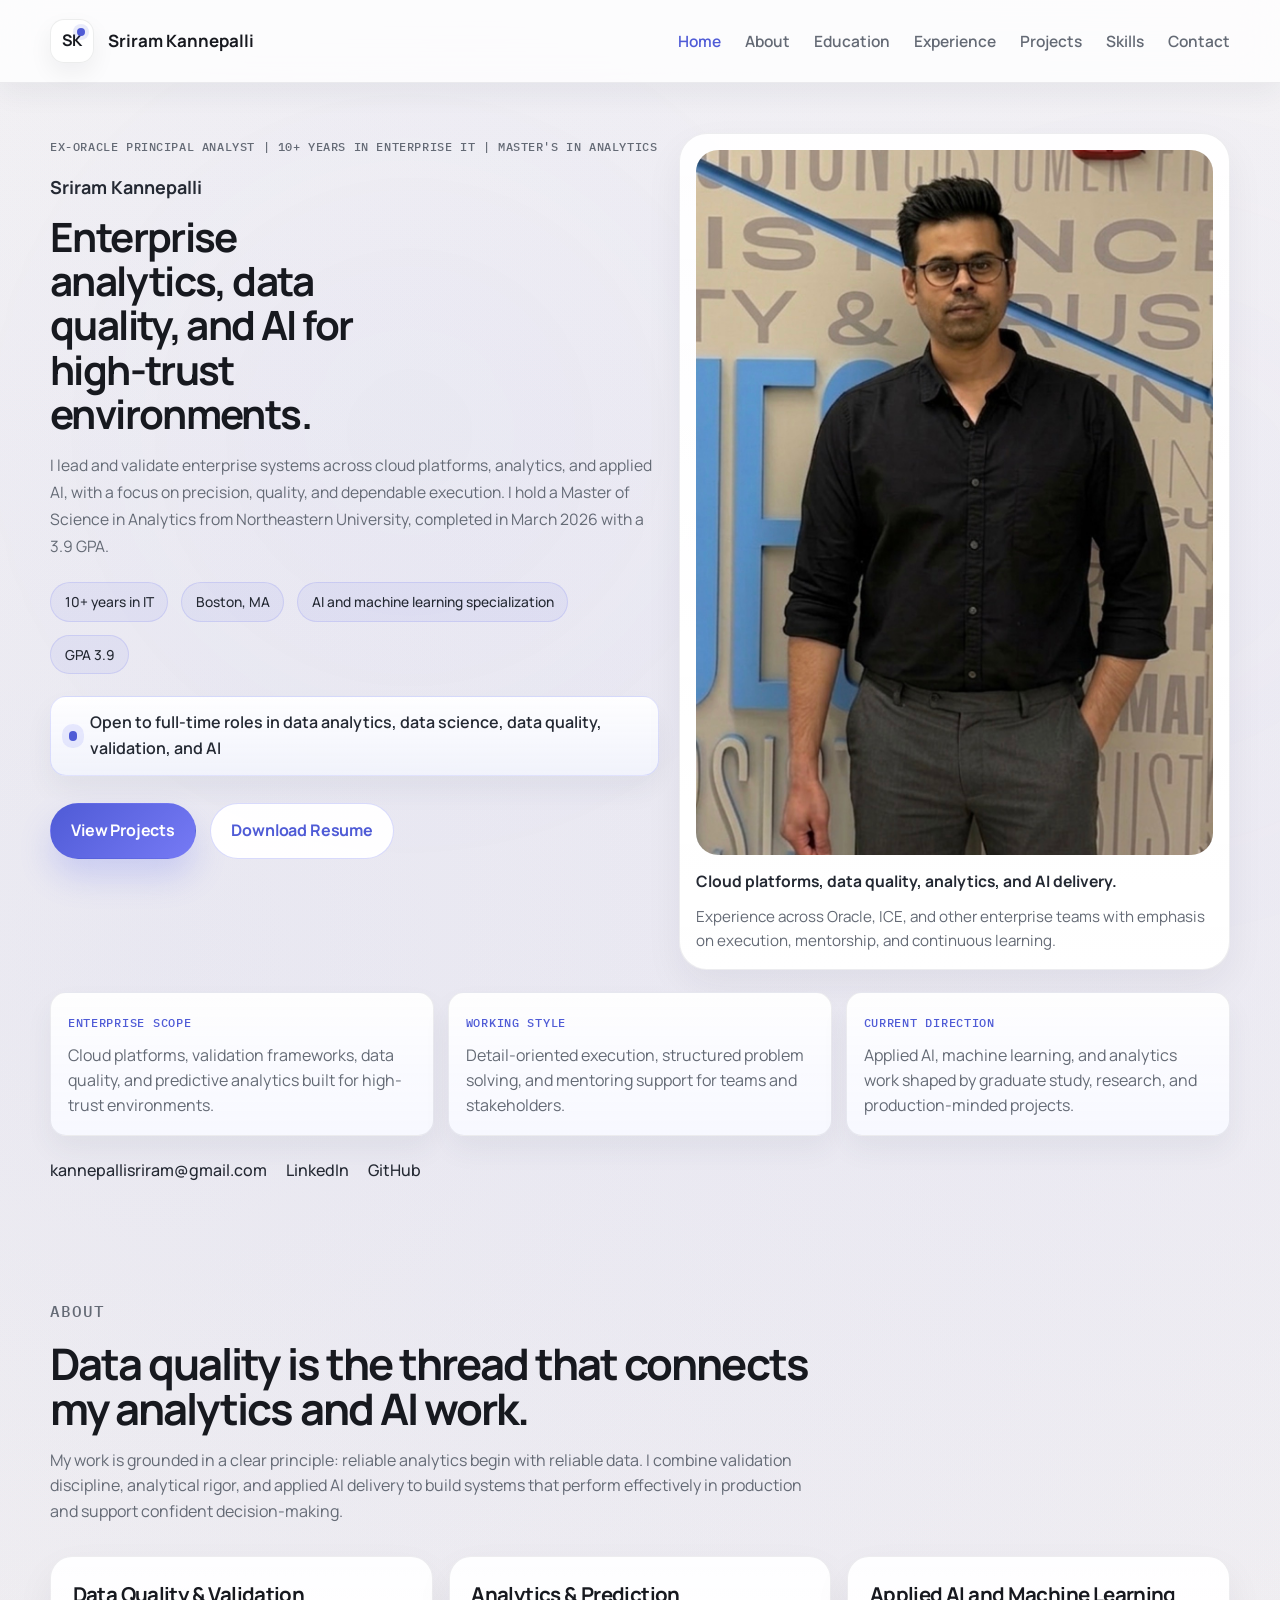
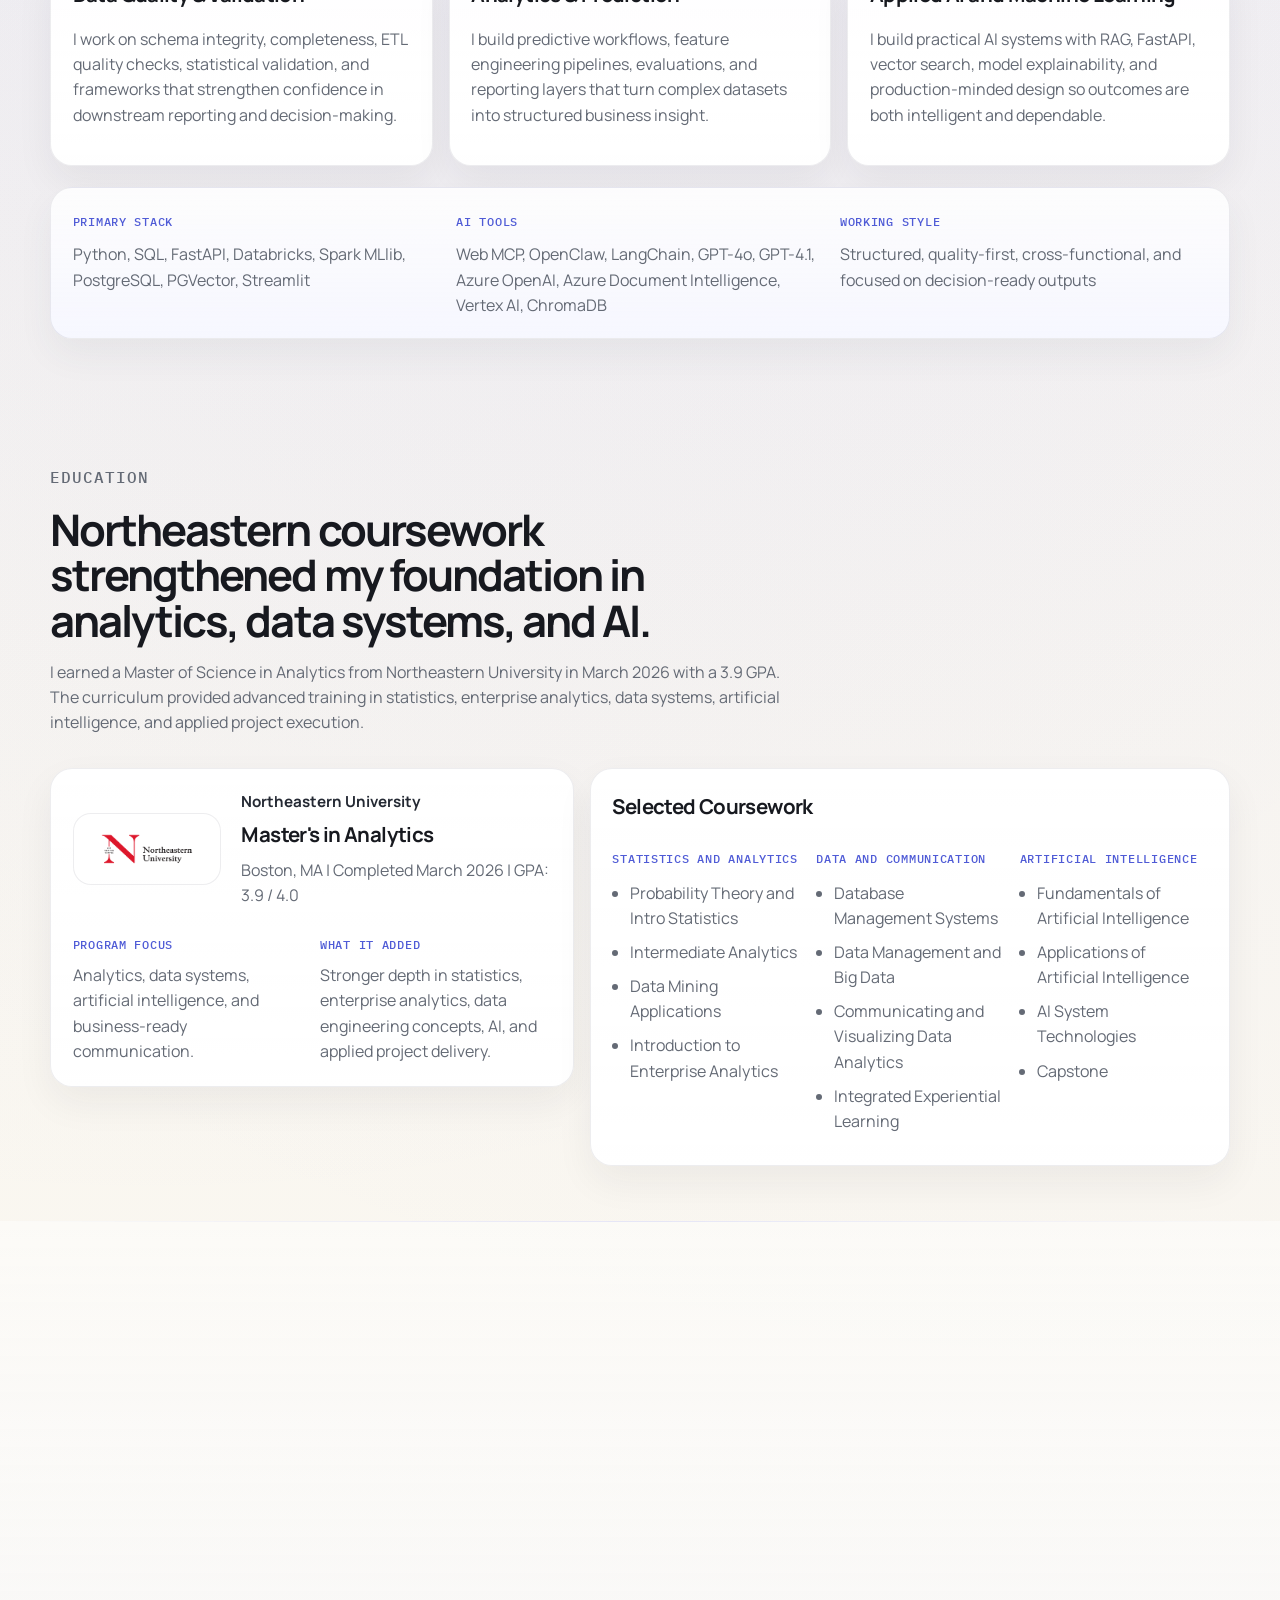
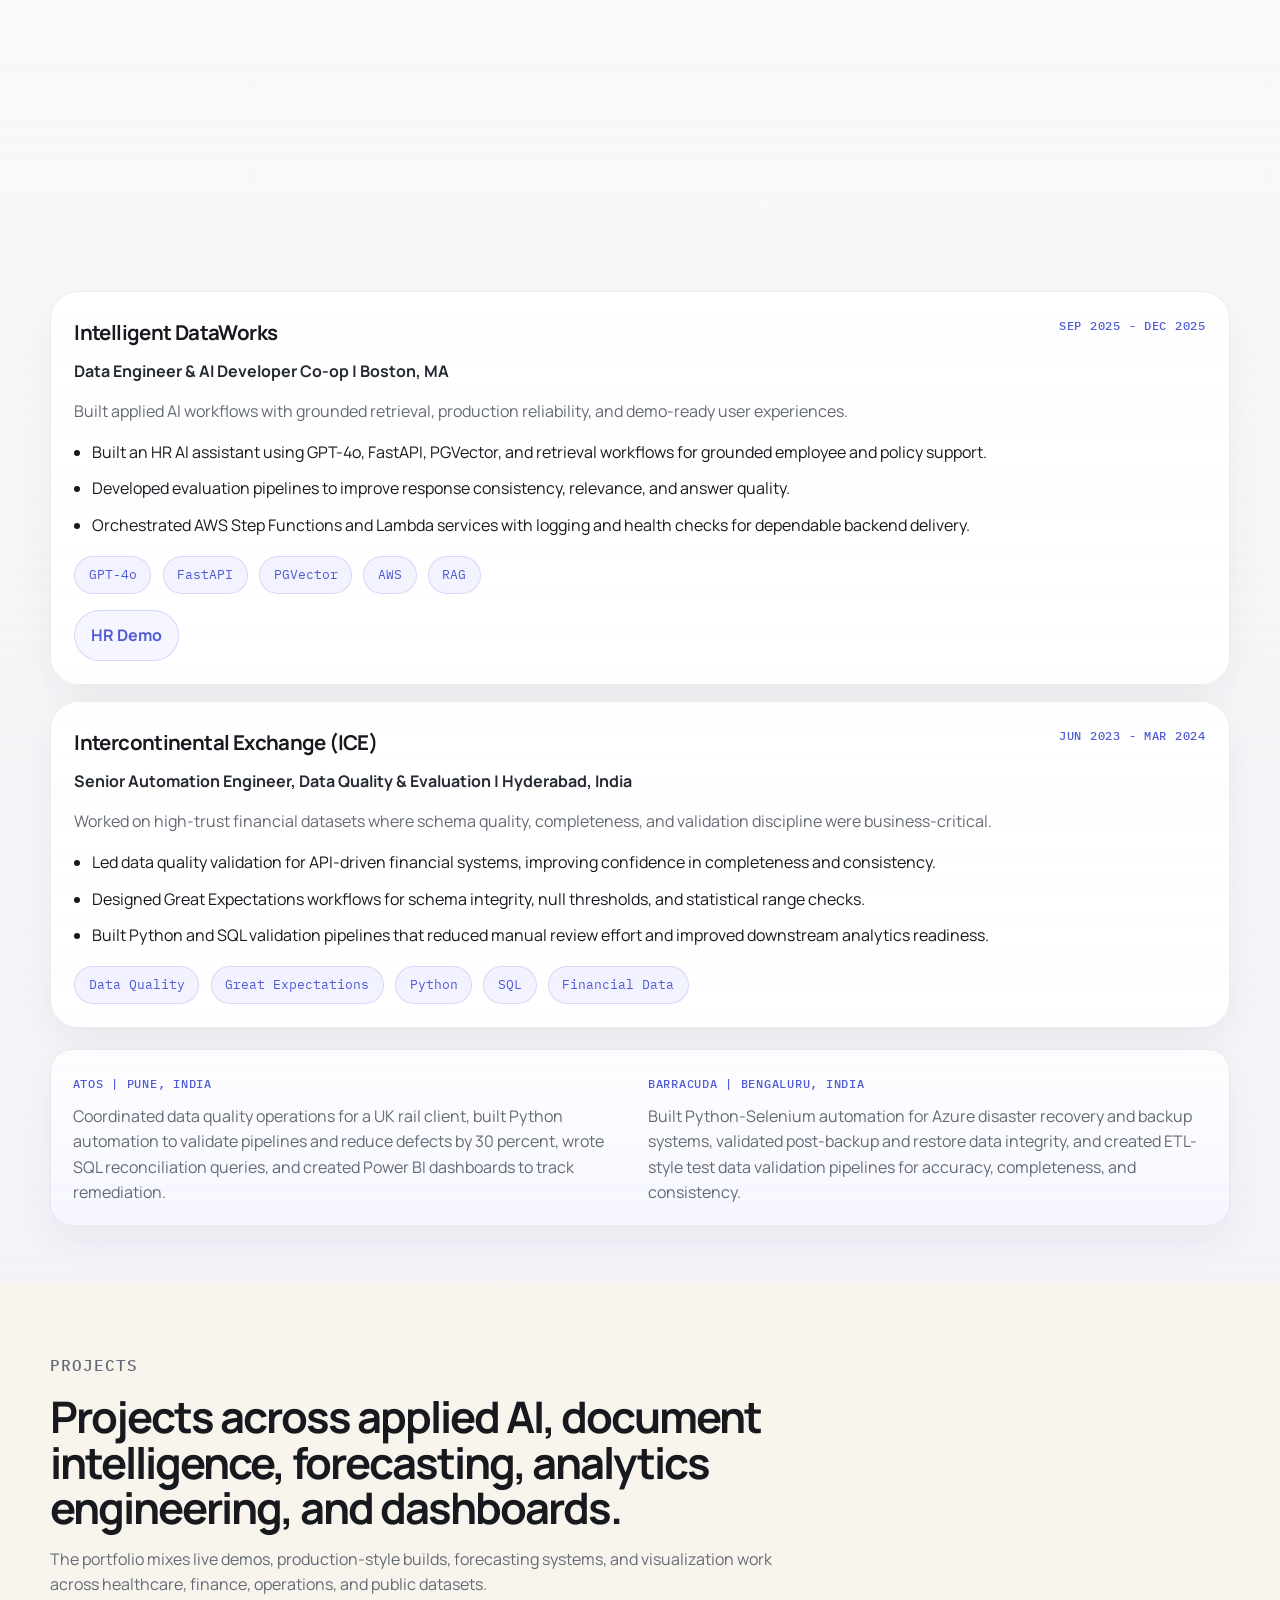
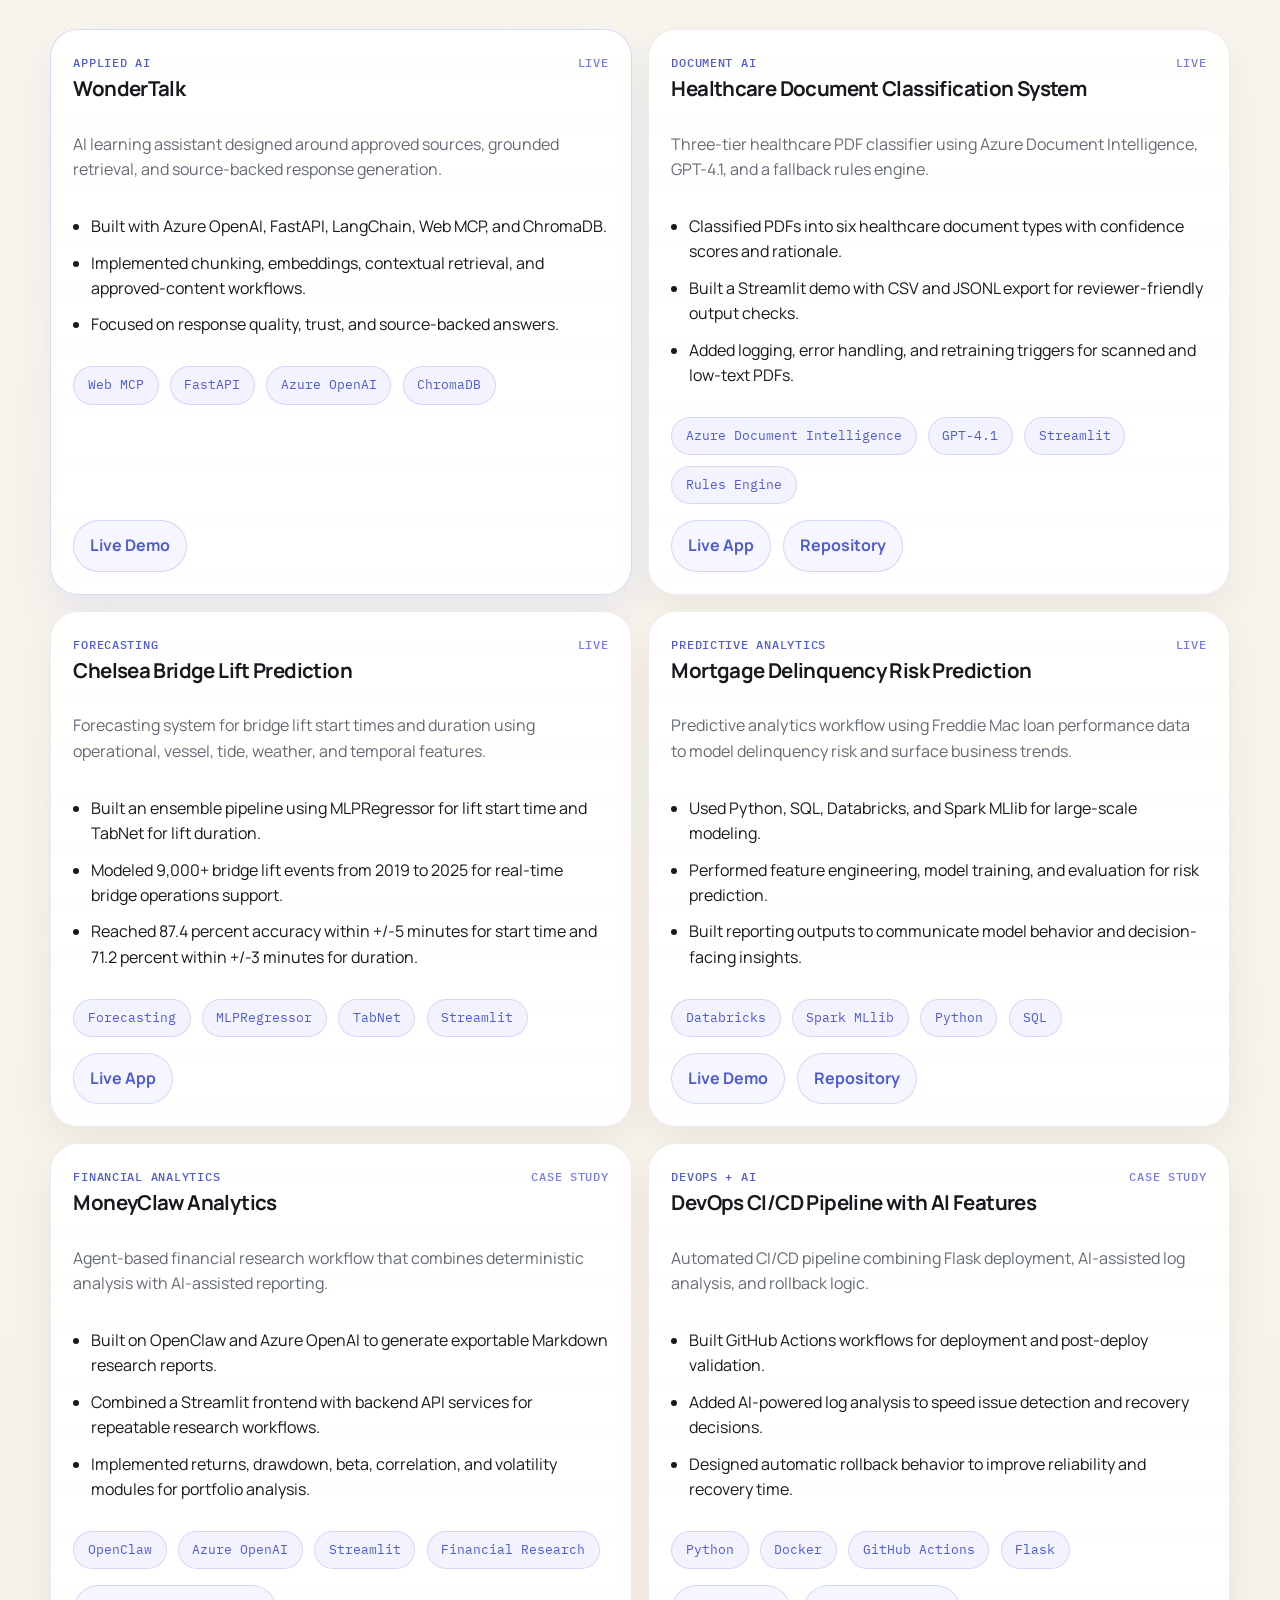
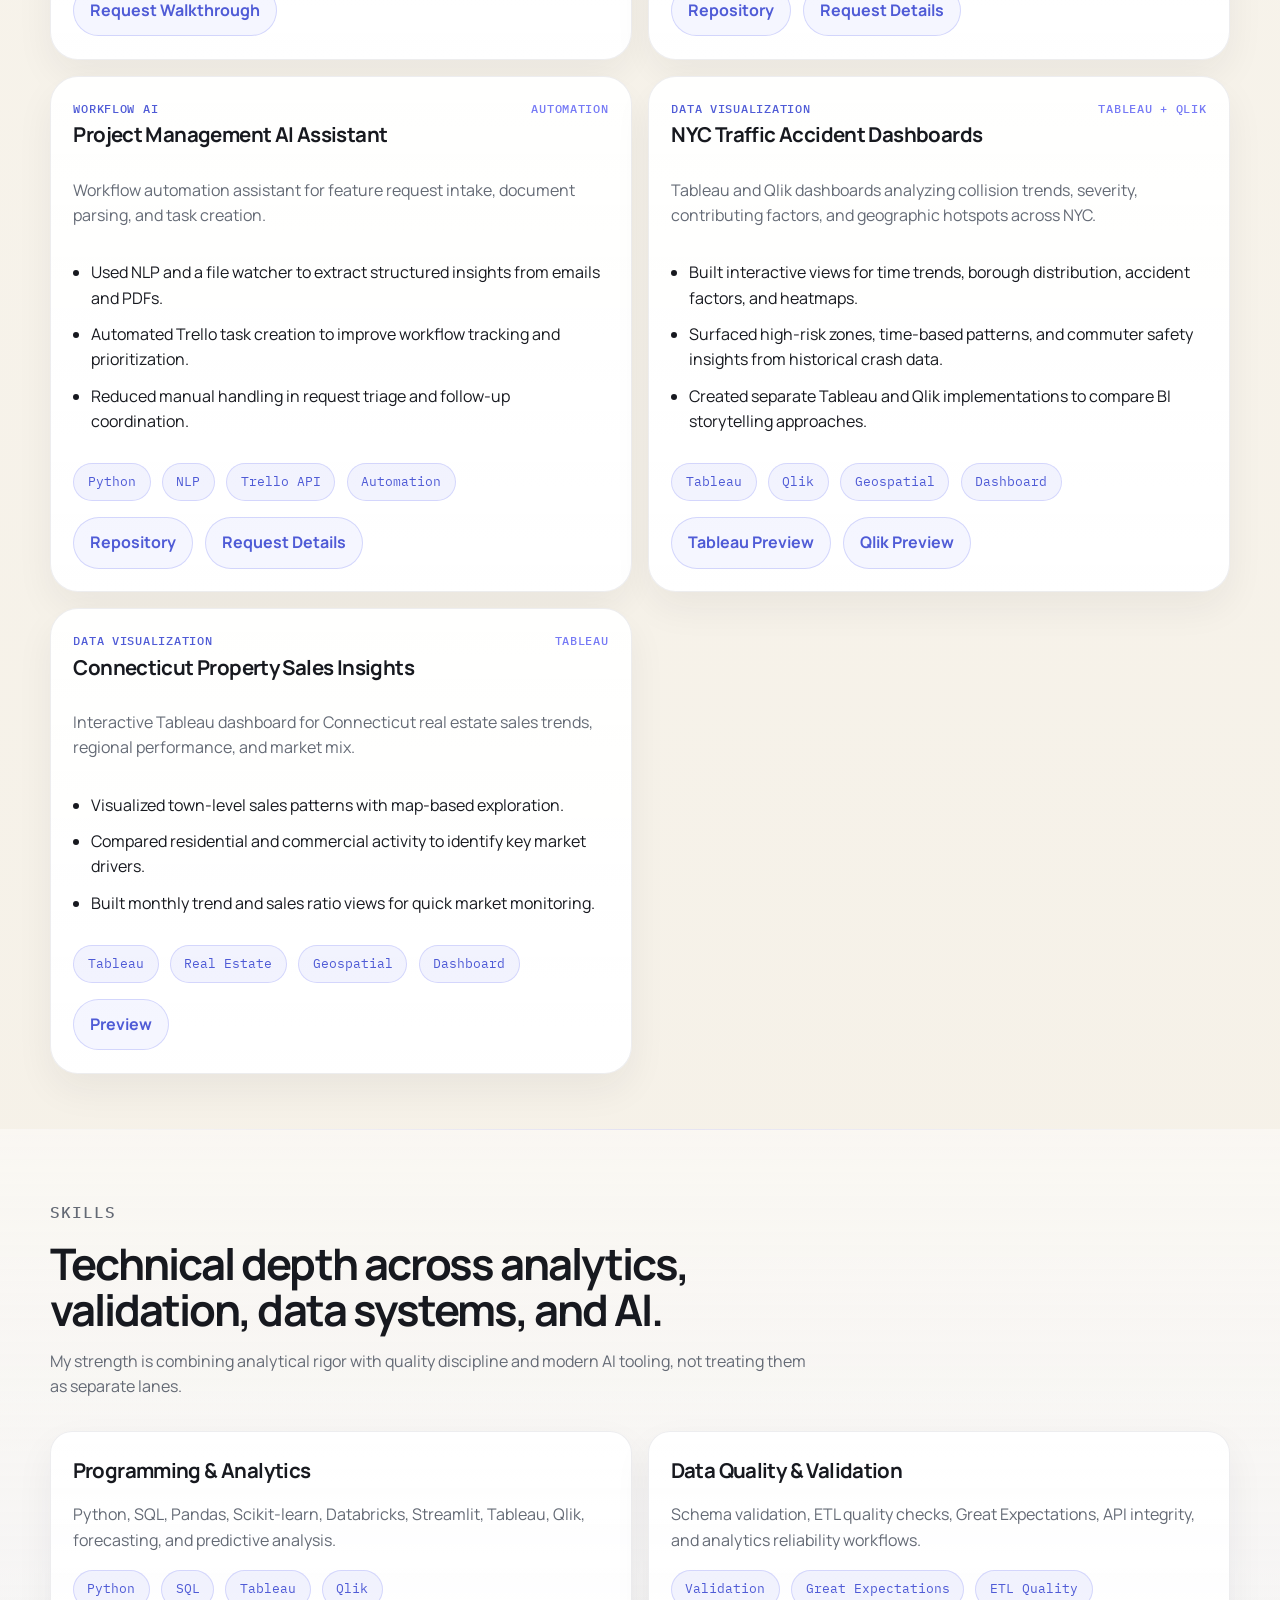
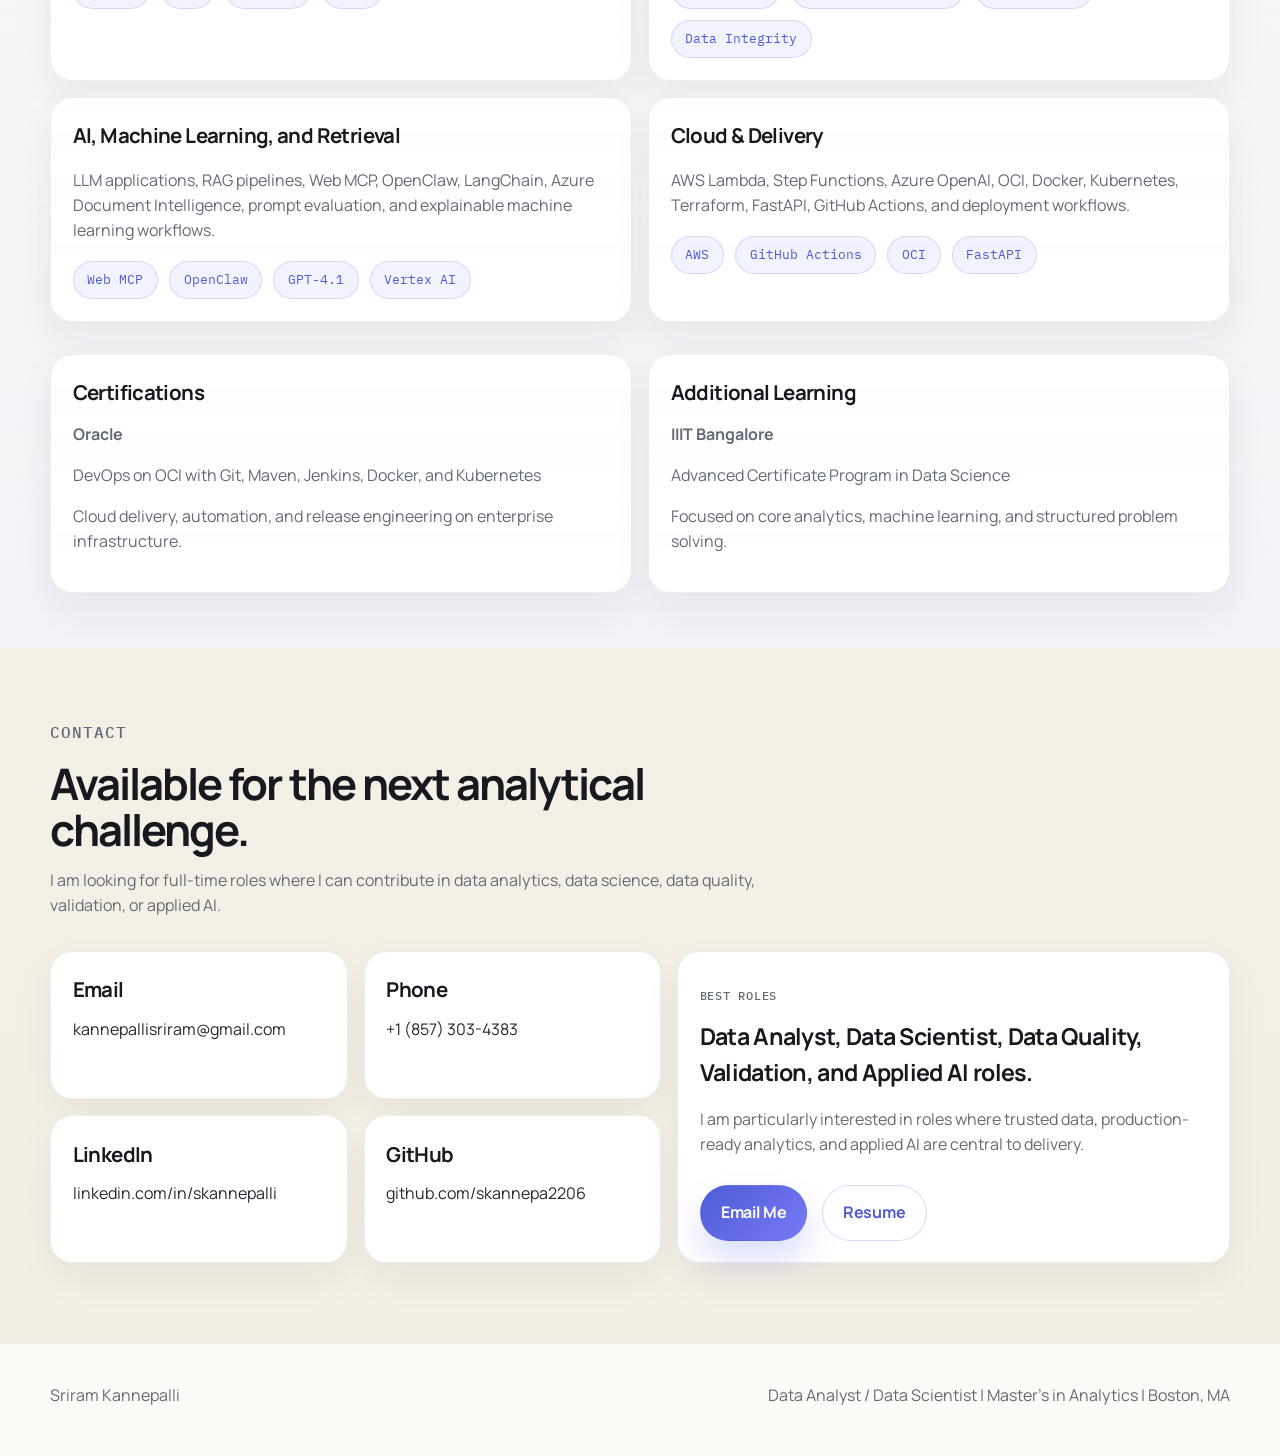
<file: index.html>
<!DOCTYPE html>
<html lang="en">
<head>
  <meta charset="UTF-8">
  <meta name="viewport" content="width=device-width, initial-scale=1.0">
  <title>Sriram Kannepalli | Ex-Oracle Principal Analyst | Data Analytics & AI</title>
  <meta
    name="description"
    content="Ex-Oracle Principal Analyst with 10+ years in IT, a completed master's in analytics with a specialization in AI and machine learning from Northeastern University, GPA 3.9, and a portfolio spanning data quality, analytics, validation, dashboards, and AI."
  >
  <meta name="theme-color" content="#faf7f1">
  <meta property="og:title" content="Sriram Kannepalli | Ex-Oracle Principal Analyst | Data Analytics & AI">
  <meta
    property="og:description"
    content="10+ years in enterprise IT across Oracle and other global teams, with a quality-first portfolio in analytics, data validation, predictive modeling, and AI."
  >
  <link rel="preconnect" href="https://fonts.googleapis.com">
  <link rel="preconnect" href="https://fonts.gstatic.com" crossorigin>
  <link
    href="https://fonts.googleapis.com/css2?family=IBM+Plex+Mono:wght@500;600&family=Manrope:wght@400;500;600;700;800&display=swap"
    rel="stylesheet"
  >
  <script>document.documentElement.classList.add("js");</script>
  <link rel="icon" type="image/svg+xml" href="assets/favicon.svg">
  <link rel="stylesheet" href="styles.css">
</head>
<body>
  <div class="dots"></div>
  <div class="glow glow-cyan"></div>
  <div class="glow glow-violet"></div>

  <header class="site-header">
    <div class="container nav-shell">
      <a class="brand" href="#home" aria-label="Go to home section">
        <span class="brand-mark">SK</span>
        <span class="brand-text">Sriram Kannepalli</span>
      </a>

      <button class="nav-toggle" type="button" aria-expanded="false" aria-controls="site-nav">
        <span></span>
        <span></span>
      </button>

      <nav id="site-nav" class="site-nav" aria-label="Primary navigation">
        <a href="#home">Home</a>
        <a href="#about">About</a>
        <a href="#education">Education</a>
        <a href="#experience">Experience</a>
        <a href="#projects">Projects</a>
        <a href="#skills">Skills</a>
        <a href="#contact">Contact</a>
      </nav>
    </div>
  </header>

  <main>
    <section id="home" class="hero">
      <div class="container hero-grid">
        <div class="hero-copy" data-reveal>
          <p class="eyebrow">Ex-Oracle Principal Analyst | 10+ Years in Enterprise IT | Master's in Analytics</p>
          <p class="hero-name">Sriram Kannepalli</p>
          <h1>Enterprise analytics, data quality, and AI for high-trust environments.</h1>
          <p class="hero-subtitle">
            I lead and validate enterprise systems across cloud platforms, analytics, and applied AI, with a focus on
            precision, quality, and dependable execution. I hold a Master of Science in Analytics from Northeastern
            University, completed in March 2026 with a 3.9 GPA.
          </p>

          <div class="hero-chips">
            <span>10+ years in IT</span>
            <span>Boston, MA</span>
            <span>AI and machine learning specialization</span>
            <span>GPA 3.9</span>
          </div>

          <div class="status-pill">
            <span class="status-dot"></span>
            Open to full-time roles in data analytics, data science, data quality, validation, and AI
          </div>

          <div class="hero-actions">
            <a class="button button-primary" href="#projects">View Projects</a>
            <a class="button button-secondary" href="assets/Sriram_Kannepalli_Resume.docx" download>Download Resume</a>
          </div>
        </div>

        <aside class="hero-side" data-reveal>
          <div class="portrait-card">
            <img src="assets/Sriram.jpeg" alt="Portrait of Sriram Kannepalli">
            <div class="portrait-copy-block">
              <p class="portrait-title">Cloud platforms, data quality, analytics, and AI delivery.</p>
              <p class="portrait-copy">
                Experience across Oracle, ICE, and other enterprise teams with emphasis on execution,
                mentorship, and continuous learning.
              </p>
            </div>
          </div>
        </aside>

        <div class="hero-proof" data-reveal>
          <article>
            <span class="signal-label">Enterprise scope</span>
            <p>Cloud platforms, validation frameworks, data quality, and predictive analytics built for high-trust environments.</p>
          </article>
          <article>
            <span class="signal-label">Working style</span>
            <p>Detail-oriented execution, structured problem solving, and mentoring support for teams and stakeholders.</p>
          </article>
          <article>
            <span class="signal-label">Current direction</span>
            <p>Applied AI, machine learning, and analytics work shaped by graduate study, research, and production-minded projects.</p>
          </article>
        </div>

        <div class="hero-links" data-reveal>
          <a href="mailto:kannepallisriram@gmail.com">kannepallisriram@gmail.com</a>
          <a href="https://www.linkedin.com/in/skannepalli/" target="_blank" rel="noreferrer">LinkedIn</a>
          <a href="https://github.com/skannepa2206/" target="_blank" rel="noreferrer">GitHub</a>
        </div>
      </div>
    </section>

    <section id="about" class="section">
      <div class="container">
        <div class="section-heading" data-reveal>
          <p class="eyebrow">About</p>
          <h2>Data quality is the thread that connects my analytics and AI work.</h2>
          <p>
            My work is grounded in a clear principle: reliable analytics begin with reliable data.
            I combine validation discipline, analytical rigor, and applied AI delivery to build systems that perform
            effectively in production and support confident decision-making.
          </p>
        </div>

        <div class="about-grid">
          <article class="info-card" data-reveal>
            <h3>Data Quality & Validation</h3>
            <p>
              I work on schema integrity, completeness, ETL quality checks, statistical validation,
              and frameworks that strengthen confidence in downstream reporting and decision-making.
            </p>
          </article>

          <article class="info-card" data-reveal>
            <h3>Analytics & Prediction</h3>
            <p>
              I build predictive workflows, feature engineering pipelines, evaluations, and reporting layers
              that turn complex datasets into structured business insight.
            </p>
          </article>

          <article class="info-card" data-reveal>
            <h3>Applied AI and Machine Learning</h3>
            <p>
              I build practical AI systems with RAG, FastAPI, vector search, model explainability,
              and production-minded design so outcomes are both intelligent and dependable.
            </p>
          </article>
        </div>

        <div class="signal-band" data-reveal>
          <div>
            <span class="signal-label">Primary stack</span>
            <p>Python, SQL, FastAPI, Databricks, Spark MLlib, PostgreSQL, PGVector, Streamlit</p>
          </div>
          <div>
            <span class="signal-label">AI tools</span>
            <p>Web MCP, OpenClaw, LangChain, GPT-4o, GPT-4.1, Azure OpenAI, Azure Document Intelligence, Vertex AI, ChromaDB</p>
          </div>
          <div>
            <span class="signal-label">Working style</span>
            <p>Structured, quality-first, cross-functional, and focused on decision-ready outputs</p>
          </div>
        </div>
      </div>
    </section>

    <section id="education" class="section">
      <div class="container">
        <div class="section-heading" data-reveal>
          <p class="eyebrow">Education</p>
          <h2>Northeastern coursework strengthened my foundation in analytics, data systems, and AI.</h2>
          <p>
            I earned a Master of Science in Analytics from Northeastern University in March 2026 with a 3.9 GPA.
            The curriculum provided advanced training in statistics, enterprise analytics, data systems,
            artificial intelligence, and applied project execution.
          </p>
        </div>

        <div class="education-shell">
          <article class="education-main" data-reveal>
            <div class="education-brand">
              <img src="Northeastern-University-Logo.png" alt="Northeastern University logo">
              <div>
                <p class="education-school">Northeastern University</p>
                <h3>Master's in Analytics</h3>
                <p class="education-meta">Boston, MA | Completed March 2026 | GPA: 3.9 / 4.0</p>
              </div>
            </div>

            <div class="education-highlights">
              <div>
                <span class="signal-label">Program focus</span>
                <p>Analytics, data systems, artificial intelligence, and business-ready communication.</p>
              </div>
              <div>
                <span class="signal-label">What it added</span>
                <p>Stronger depth in statistics, enterprise analytics, data engineering concepts, AI, and applied project delivery.</p>
              </div>
            </div>
          </article>

          <article class="coursework-card" data-reveal>
            <h3>Selected Coursework</h3>
            <div class="coursework-grid">
              <div>
                <span class="signal-label">Statistics and analytics</span>
                <ul>
                  <li>Probability Theory and Intro Statistics</li>
                  <li>Intermediate Analytics</li>
                  <li>Data Mining Applications</li>
                  <li>Introduction to Enterprise Analytics</li>
                </ul>
              </div>
              <div>
                <span class="signal-label">Data and communication</span>
                <ul>
                  <li>Database Management Systems</li>
                  <li>Data Management and Big Data</li>
                  <li>Communicating and Visualizing Data Analytics</li>
                  <li>Integrated Experiential Learning</li>
                </ul>
              </div>
              <div>
                <span class="signal-label">Artificial intelligence</span>
                <ul>
                  <li>Fundamentals of Artificial Intelligence</li>
                  <li>Applications of Artificial Intelligence</li>
                  <li>AI System Technologies</li>
                  <li>Capstone</li>
                </ul>
              </div>
            </div>
          </article>
        </div>
      </div>
    </section>

    <section id="experience" class="section section-dark">
      <div class="container">
        <div class="section-heading" data-reveal>
          <p class="eyebrow">Experience</p>
          <h2>Experience across Oracle, Intelligent DataWorks, ICE, Barracuda, and Atos.</h2>
          <p>
            My background spans enterprise cloud platforms, financial systems, data quality operations, analytics delivery,
            and applied AI. The common thread is building reliable systems, validating them carefully, and making outputs
            useful to the teams that depend on them.
          </p>
        </div>

        <div class="experience-list">
          <article class="experience-card" data-reveal>
            <div class="experience-head">
              <div>
                <h3>Oracle</h3>
                <p class="experience-role">Principal Analyst, Cloud Platform & Data Validation | Bengaluru, India</p>
              </div>
              <span class="experience-date">Jun 2019 - Jun 2023</span>
            </div>
            <p class="experience-summary">
              Built validation-heavy workflows for Oracle Cloud Infrastructure products and backend services at enterprise scale.
            </p>
            <ul>
              <li>Built validation frameworks for OCI provisioning flows, elasticity behavior, and backend consistency across cloud services.</li>
              <li>Developed Python and SQL pipelines for data quality monitoring, regression analysis, and release readiness.</li>
              <li>Expanded validation coverage by 50 percent and drove 90 percent API quality automation using Jenkins and Python.</li>
            </ul>
            <div class="tag-row">
              <span>OCI</span>
              <span>Python</span>
              <span>SQL</span>
              <span>Jenkins</span>
              <span>Validation</span>
            </div>
          </article>

          <article class="experience-card" data-reveal>
            <div class="experience-head">
              <div>
                <h3>Intelligent DataWorks</h3>
                <p class="experience-role">Data Engineer & AI Developer Co-op | Boston, MA</p>
              </div>
              <span class="experience-date">Sep 2025 - Dec 2025</span>
            </div>
            <p class="experience-summary">
              Built applied AI workflows with grounded retrieval, production reliability, and demo-ready user experiences.
            </p>
            <ul>
              <li>Built an HR AI assistant using GPT-4o, FastAPI, PGVector, and retrieval workflows for grounded employee and policy support.</li>
              <li>Developed evaluation pipelines to improve response consistency, relevance, and answer quality.</li>
              <li>Orchestrated AWS Step Functions and Lambda services with logging and health checks for dependable backend delivery.</li>
            </ul>
            <div class="tag-row">
              <span>GPT-4o</span>
              <span>FastAPI</span>
              <span>PGVector</span>
              <span>AWS</span>
              <span>RAG</span>
            </div>
            <div class="project-actions">
              <a href="https://hrdemo.intelligentdataworks.ai/" target="_blank" rel="noreferrer">HR Demo</a>
            </div>
          </article>

          <article class="experience-card" data-reveal>
            <div class="experience-head">
              <div>
                <h3>Intercontinental Exchange (ICE)</h3>
                <p class="experience-role">Senior Automation Engineer, Data Quality & Evaluation | Hyderabad, India</p>
              </div>
              <span class="experience-date">Jun 2023 - Mar 2024</span>
            </div>
            <p class="experience-summary">
              Worked on high-trust financial datasets where schema quality, completeness, and validation discipline were business-critical.
            </p>
            <ul>
              <li>Led data quality validation for API-driven financial systems, improving confidence in completeness and consistency.</li>
              <li>Designed Great Expectations workflows for schema integrity, null thresholds, and statistical range checks.</li>
              <li>Built Python and SQL validation pipelines that reduced manual review effort and improved downstream analytics readiness.</li>
            </ul>
            <div class="tag-row">
              <span>Data Quality</span>
              <span>Great Expectations</span>
              <span>Python</span>
              <span>SQL</span>
              <span>Financial Data</span>
            </div>
          </article>
        </div>

        <div class="experience-band" data-reveal>
          <div>
            <span class="signal-label">Atos | Pune, India</span>
            <p>Coordinated data quality operations for a UK rail client, built Python automation to validate pipelines and reduce defects by 30 percent, wrote SQL reconciliation queries, and created Power BI dashboards to track remediation.</p>
          </div>
          <div>
            <span class="signal-label">Barracuda | Bengaluru, India</span>
            <p>Built Python-Selenium automation for Azure disaster recovery and backup systems, validated post-backup and restore data integrity, and created ETL-style test data validation pipelines for accuracy, completeness, and consistency.</p>
          </div>
        </div>
      </div>
    </section>

    <section id="projects" class="section">
      <div class="container">
        <div class="section-heading" data-reveal>
          <p class="eyebrow">Projects</p>
          <h2>Projects across applied AI, document intelligence, forecasting, analytics engineering, and dashboards.</h2>
          <p>
            The portfolio mixes live demos, production-style builds, forecasting systems, and visualization work across
            healthcare, finance, operations, and public datasets.
          </p>
        </div>

        <div class="project-grid">
          <article class="project-card featured" data-reveal>
            <div class="project-header">
              <span class="project-kicker">Applied AI</span>
              <span class="project-state">Live</span>
            </div>
            <h3>WonderTalk</h3>
            <p>
              AI learning assistant designed around approved sources, grounded retrieval, and source-backed response generation.
            </p>
            <ul class="project-points">
              <li>Built with Azure OpenAI, FastAPI, LangChain, Web MCP, and ChromaDB.</li>
              <li>Implemented chunking, embeddings, contextual retrieval, and approved-content workflows.</li>
              <li>Focused on response quality, trust, and source-backed answers.</li>
            </ul>
            <div class="tag-row">
              <span>Web MCP</span>
              <span>FastAPI</span>
              <span>Azure OpenAI</span>
              <span>ChromaDB</span>
            </div>
            <div class="project-actions">
              <a href="https://wondertalk.streamlit.app/" target="_blank" rel="noreferrer">Live Demo</a>
            </div>
          </article>

          <article class="project-card" data-reveal>
            <div class="project-header">
              <span class="project-kicker">Document AI</span>
              <span class="project-state">Live</span>
            </div>
            <h3>Healthcare Document Classification System</h3>
            <p>
              Three-tier healthcare PDF classifier using Azure Document Intelligence, GPT-4.1, and a fallback rules engine.
            </p>
            <ul class="project-points">
              <li>Classified PDFs into six healthcare document types with confidence scores and rationale.</li>
              <li>Built a Streamlit demo with CSV and JSONL export for reviewer-friendly output checks.</li>
              <li>Added logging, error handling, and retraining triggers for scanned and low-text PDFs.</li>
            </ul>
            <div class="tag-row">
              <span>Azure Document Intelligence</span>
              <span>GPT-4.1</span>
              <span>Streamlit</span>
              <span>Rules Engine</span>
            </div>
            <div class="project-actions">
              <a href="https://ai-doc-classifier-dea373e9hjqviadbxvvlvk.streamlit.app/" target="_blank" rel="noreferrer">Live App</a>
              <a href="https://github.com/skannepa2206/ai-doc-classifier.git" target="_blank" rel="noreferrer">Repository</a>
            </div>
          </article>

          <article class="project-card" data-reveal>
            <div class="project-header">
              <span class="project-kicker">Forecasting</span>
              <span class="project-state">Live</span>
            </div>
            <h3>Chelsea Bridge Lift Prediction</h3>
            <p>
              Forecasting system for bridge lift start times and duration using operational, vessel, tide, weather, and temporal features.
            </p>
            <ul class="project-points">
              <li>Built an ensemble pipeline using MLPRegressor for lift start time and TabNet for lift duration.</li>
              <li>Modeled 9,000+ bridge lift events from 2019 to 2025 for real-time bridge operations support.</li>
              <li>Reached 87.4 percent accuracy within +/-5 minutes for start time and 71.2 percent within +/-3 minutes for duration.</li>
            </ul>
            <div class="tag-row">
              <span>Forecasting</span>
              <span>MLPRegressor</span>
              <span>TabNet</span>
              <span>Streamlit</span>
            </div>
            <div class="project-actions">
              <a href="https://massdot-chelsea-bridge-app-dashboard.streamlit.app/" target="_blank" rel="noreferrer">Live App</a>
            </div>
          </article>

          <article class="project-card" data-reveal>
            <div class="project-header">
              <span class="project-kicker">Predictive Analytics</span>
              <span class="project-state">Live</span>
            </div>
            <h3>Mortgage Delinquency Risk Prediction</h3>
            <p>
              Predictive analytics workflow using Freddie Mac loan performance data to model delinquency risk and surface business trends.
            </p>
            <ul class="project-points">
              <li>Used Python, SQL, Databricks, and Spark MLlib for large-scale modeling.</li>
              <li>Performed feature engineering, model training, and evaluation for risk prediction.</li>
              <li>Built reporting outputs to communicate model behavior and decision-facing insights.</li>
            </ul>
            <div class="tag-row">
              <span>Databricks</span>
              <span>Spark MLlib</span>
              <span>Python</span>
              <span>SQL</span>
            </div>
            <div class="project-actions">
              <a href="https://freddiemac-credit-risk-performance.streamlit.app/" target="_blank" rel="noreferrer">Live Demo</a>
              <a href="https://github.com/skannepa2206/Freddie_Mac.git" target="_blank" rel="noreferrer">Repository</a>
            </div>
          </article>

          <article class="project-card" data-reveal>
            <div class="project-header">
              <span class="project-kicker">Financial Analytics</span>
              <span class="project-state">Case Study</span>
            </div>
            <h3>MoneyClaw Analytics</h3>
            <p>
              Agent-based financial research workflow that combines deterministic analysis with AI-assisted reporting.
            </p>
            <ul class="project-points">
              <li>Built on OpenClaw and Azure OpenAI to generate exportable Markdown research reports.</li>
              <li>Combined a Streamlit frontend with backend API services for repeatable research workflows.</li>
              <li>Implemented returns, drawdown, beta, correlation, and volatility modules for portfolio analysis.</li>
            </ul>
            <div class="tag-row">
              <span>OpenClaw</span>
              <span>Azure OpenAI</span>
              <span>Streamlit</span>
              <span>Financial Research</span>
            </div>
            <div class="project-actions">
              <a href="#contact">Request Walkthrough</a>
            </div>
          </article>

          <article class="project-card" data-reveal>
            <div class="project-header">
              <span class="project-kicker">DevOps + AI</span>
              <span class="project-state">Case Study</span>
            </div>
            <h3>DevOps CI/CD Pipeline with AI Features</h3>
            <p>
              Automated CI/CD pipeline combining Flask deployment, AI-assisted log analysis, and rollback logic.
            </p>
            <ul class="project-points">
              <li>Built GitHub Actions workflows for deployment and post-deploy validation.</li>
              <li>Added AI-powered log analysis to speed issue detection and recovery decisions.</li>
              <li>Designed automatic rollback behavior to improve reliability and recovery time.</li>
            </ul>
            <div class="tag-row">
              <span>Python</span>
              <span>Docker</span>
              <span>GitHub Actions</span>
              <span>Flask</span>
            </div>
            <div class="project-actions">
              <a href="https://github.com/skannepa2206/devops-ci-cd-project.git" target="_blank" rel="noreferrer">Repository</a>
              <a href="#contact">Request Details</a>
            </div>
          </article>

          <article class="project-card" data-reveal>
            <div class="project-header">
              <span class="project-kicker">Workflow AI</span>
              <span class="project-state">Automation</span>
            </div>
            <h3>Project Management AI Assistant</h3>
            <p>
              Workflow automation assistant for feature request intake, document parsing, and task creation.
            </p>
            <ul class="project-points">
              <li>Used NLP and a file watcher to extract structured insights from emails and PDFs.</li>
              <li>Automated Trello task creation to improve workflow tracking and prioritization.</li>
              <li>Reduced manual handling in request triage and follow-up coordination.</li>
            </ul>
            <div class="tag-row">
              <span>Python</span>
              <span>NLP</span>
              <span>Trello API</span>
              <span>Automation</span>
            </div>
            <div class="project-actions">
              <a href="https://github.com/skannepa2206/ai_automation.git" target="_blank" rel="noreferrer">Repository</a>
              <a href="#contact">Request Details</a>
            </div>
          </article>

          <article class="project-card" data-reveal>
            <div class="project-header">
              <span class="project-kicker">Data Visualization</span>
              <span class="project-state">Tableau + Qlik</span>
            </div>
            <h3>NYC Traffic Accident Dashboards</h3>
            <p>
              Tableau and Qlik dashboards analyzing collision trends, severity, contributing factors, and geographic hotspots across NYC.
            </p>
            <ul class="project-points">
              <li>Built interactive views for time trends, borough distribution, accident factors, and heatmaps.</li>
              <li>Surfaced high-risk zones, time-based patterns, and commuter safety insights from historical crash data.</li>
              <li>Created separate Tableau and Qlik implementations to compare BI storytelling approaches.</li>
            </ul>
            <div class="tag-row">
              <span>Tableau</span>
              <span>Qlik</span>
              <span>Geospatial</span>
              <span>Dashboard</span>
            </div>
            <div class="project-actions">
              <a href="Motor Vehicle Collision Dashboard-NYC.JPG" target="_blank" rel="noreferrer">Tableau Preview</a>
              <a href="NYC_Collision_Dashboard_QLIK.JPG" target="_blank" rel="noreferrer">Qlik Preview</a>
            </div>
          </article>

          <article class="project-card" data-reveal>
            <div class="project-header">
              <span class="project-kicker">Data Visualization</span>
              <span class="project-state">Tableau</span>
            </div>
            <h3>Connecticut Property Sales Insights</h3>
            <p>
              Interactive Tableau dashboard for Connecticut real estate sales trends, regional performance, and market mix.
            </p>
            <ul class="project-points">
              <li>Visualized town-level sales patterns with map-based exploration.</li>
              <li>Compared residential and commercial activity to identify key market drivers.</li>
              <li>Built monthly trend and sales ratio views for quick market monitoring.</li>
            </ul>
            <div class="tag-row">
              <span>Tableau</span>
              <span>Real Estate</span>
              <span>Geospatial</span>
              <span>Dashboard</span>
            </div>
            <div class="project-actions">
              <a href="Connecticut Property Sales_Dashboard.JPG" target="_blank" rel="noreferrer">Preview</a>
            </div>
          </article>
        </div>
      </div>
    </section>

    <section id="skills" class="section section-dark">
      <div class="container">
        <div class="section-heading" data-reveal>
          <p class="eyebrow">Skills</p>
          <h2>Technical depth across analytics, validation, data systems, and AI.</h2>
          <p>
            My strength is combining analytical rigor with quality discipline and modern AI tooling,
            not treating them as separate lanes.
          </p>
        </div>

        <div class="skills-grid">
          <article class="skill-card" data-reveal>
            <h3>Programming & Analytics</h3>
            <p>Python, SQL, Pandas, Scikit-learn, Databricks, Streamlit, Tableau, Qlik, forecasting, and predictive analysis.</p>
            <div class="tag-row">
              <span>Python</span>
              <span>SQL</span>
              <span>Tableau</span>
              <span>Qlik</span>
            </div>
          </article>

          <article class="skill-card" data-reveal>
            <h3>Data Quality & Validation</h3>
            <p>Schema validation, ETL quality checks, Great Expectations, API integrity, and analytics reliability workflows.</p>
            <div class="tag-row">
              <span>Validation</span>
              <span>Great Expectations</span>
              <span>ETL Quality</span>
              <span>Data Integrity</span>
            </div>
          </article>

          <article class="skill-card" data-reveal>
            <h3>AI, Machine Learning, and Retrieval</h3>
            <p>LLM applications, RAG pipelines, Web MCP, OpenClaw, LangChain, Azure Document Intelligence, prompt evaluation, and explainable machine learning workflows.</p>
            <div class="tag-row">
              <span>Web MCP</span>
              <span>OpenClaw</span>
              <span>GPT-4.1</span>
              <span>Vertex AI</span>
            </div>
          </article>

          <article class="skill-card" data-reveal>
            <h3>Cloud & Delivery</h3>
            <p>AWS Lambda, Step Functions, Azure OpenAI, OCI, Docker, Kubernetes, Terraform, FastAPI, GitHub Actions, and deployment workflows.</p>
            <div class="tag-row">
              <span>AWS</span>
              <span>GitHub Actions</span>
              <span>OCI</span>
              <span>FastAPI</span>
            </div>
          </article>
        </div>

        <div class="credentials-grid" data-reveal>
          <article class="credential-card">
            <h3>Certifications</h3>
            <p class="credential-title">Oracle</p>
            <p>DevOps on OCI with Git, Maven, Jenkins, Docker, and Kubernetes</p>
            <p>Cloud delivery, automation, and release engineering on enterprise infrastructure.</p>
          </article>
          <article class="credential-card">
            <h3>Additional Learning</h3>
            <p class="credential-title">IIIT Bangalore</p>
            <p>Advanced Certificate Program in Data Science</p>
            <p>Focused on core analytics, machine learning, and structured problem solving.</p>
          </article>
        </div>
      </div>
    </section>

    <section id="contact" class="section contact-section">
      <div class="container">
        <div class="section-heading" data-reveal>
          <p class="eyebrow">Contact</p>
          <h2>Available for the next analytical challenge.</h2>
          <p>
            I am looking for full-time roles where I can contribute in data analytics, data science,
            data quality, validation, or applied AI.
          </p>
        </div>

        <div class="contact-shell">
          <div class="contact-grid" data-reveal>
            <article class="contact-card">
              <h3>Email</h3>
              <p><a href="mailto:kannepallisriram@gmail.com">kannepallisriram@gmail.com</a></p>
            </article>
            <article class="contact-card">
              <h3>Phone</h3>
              <p><a href="tel:+18573034383">+1 (857) 303-4383</a></p>
            </article>
            <article class="contact-card">
              <h3>LinkedIn</h3>
              <p><a href="https://www.linkedin.com/in/skannepalli/" target="_blank" rel="noreferrer">linkedin.com/in/skannepalli</a></p>
            </article>
            <article class="contact-card">
              <h3>GitHub</h3>
              <p><a href="https://github.com/skannepa2206/" target="_blank" rel="noreferrer">github.com/skannepa2206</a></p>
            </article>
          </div>

          <div class="contact-panel" data-reveal>
            <p class="card-label">Best Roles</p>
            <h3>Data Analyst, Data Scientist, Data Quality, Validation, and Applied AI roles.</h3>
            <p>
              I am particularly interested in roles where trusted data, production-ready analytics,
              and applied AI are central to delivery.
            </p>
            <div class="contact-actions">
              <a class="button button-primary" href="mailto:kannepallisriram@gmail.com">Email Me</a>
              <a class="button button-secondary" href="assets/Sriram_Kannepalli_Resume.docx" download>Resume</a>
            </div>
          </div>
        </div>
      </div>
    </section>
  </main>

  <footer class="site-footer">
    <div class="container footer-shell">
      <p>Sriram Kannepalli</p>
      <p>Data Analyst / Data Scientist | Master's in Analytics | Boston, MA</p>
    </div>
  </footer>

  <script type="application/ld+json">
    {
      "@context": "https://schema.org",
      "@type": "Person",
      "name": "Sriram Kannepalli",
      "jobTitle": "Data Analyst and Data Scientist",
      "email": "mailto:kannepallisriram@gmail.com",
      "telephone": "+1-857-303-4383",
      "address": {
        "@type": "PostalAddress",
        "addressLocality": "Boston",
        "addressRegion": "MA",
        "addressCountry": "US"
      },
      "sameAs": [
        "https://www.linkedin.com/in/skannepalli/",
        "https://github.com/skannepa2206/"
      ]
    }
  </script>
  <script src="script.js"></script>
</body>
</html>
</file>
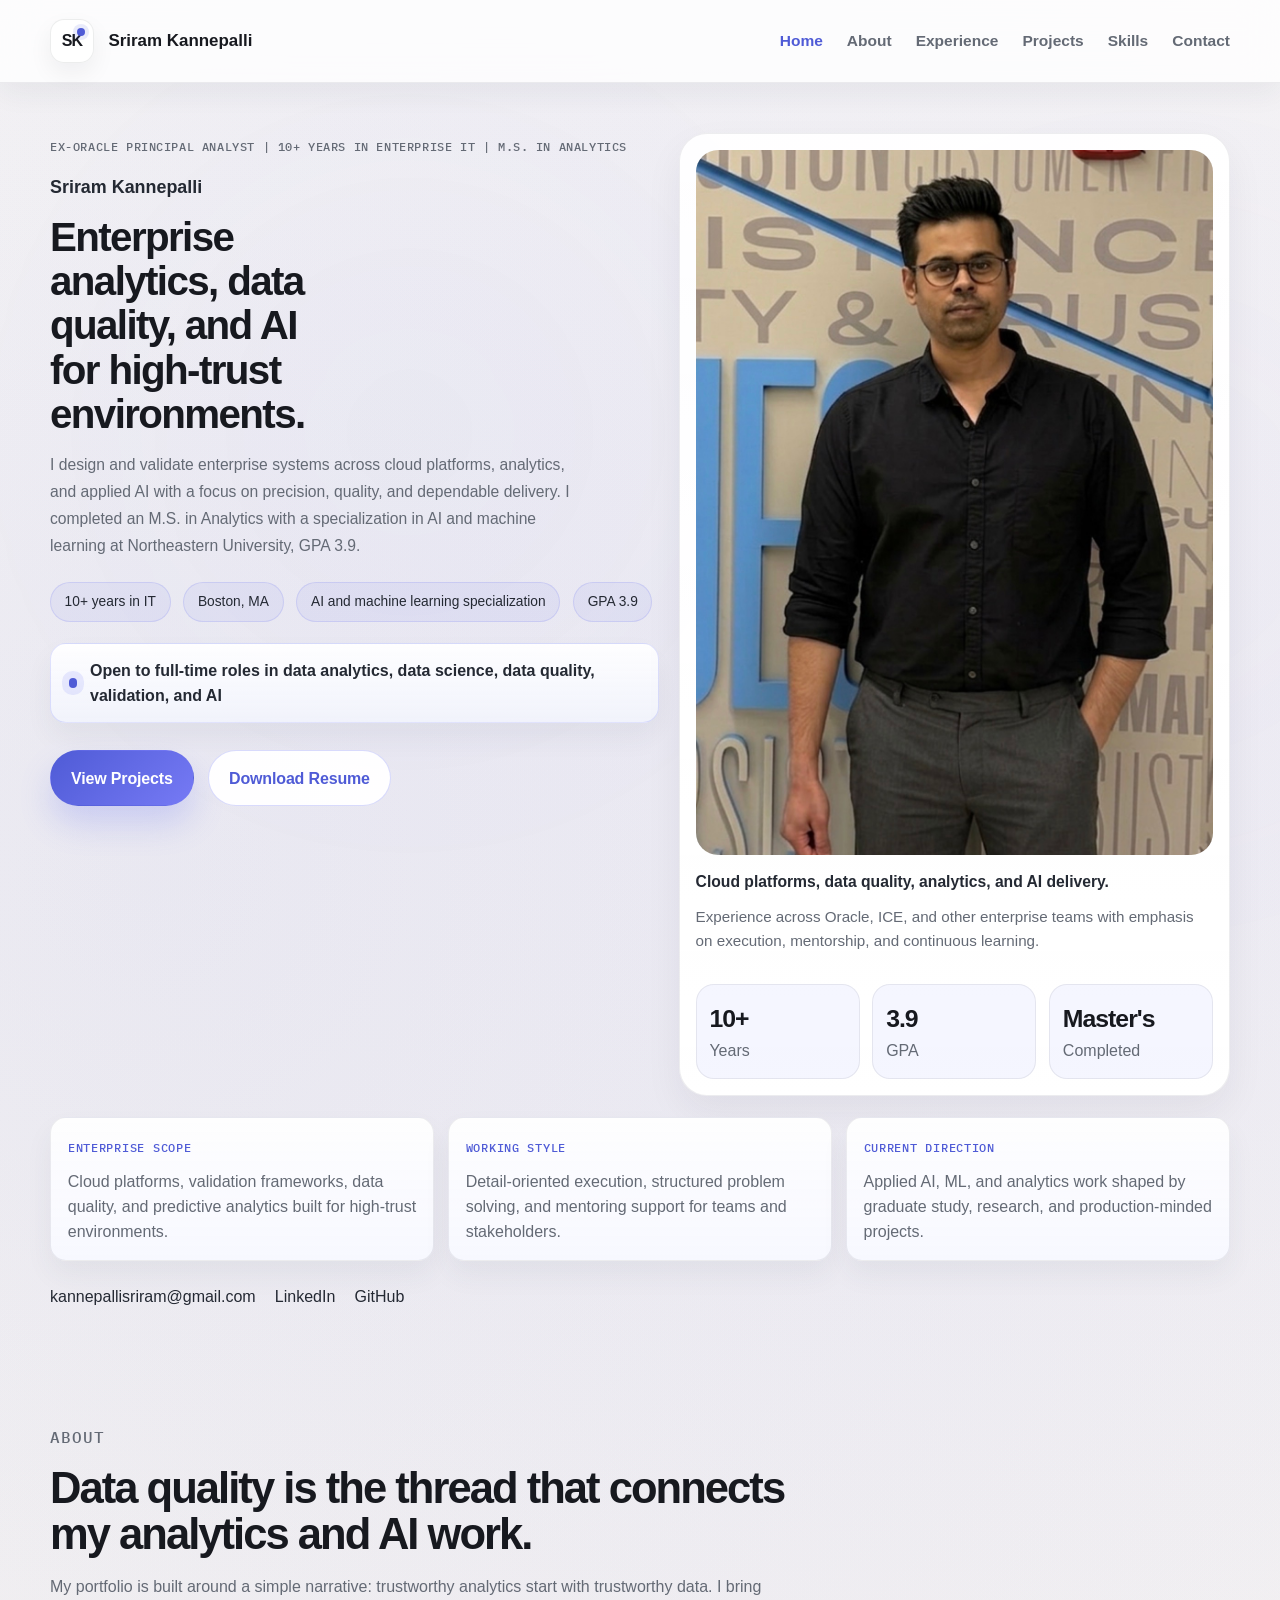
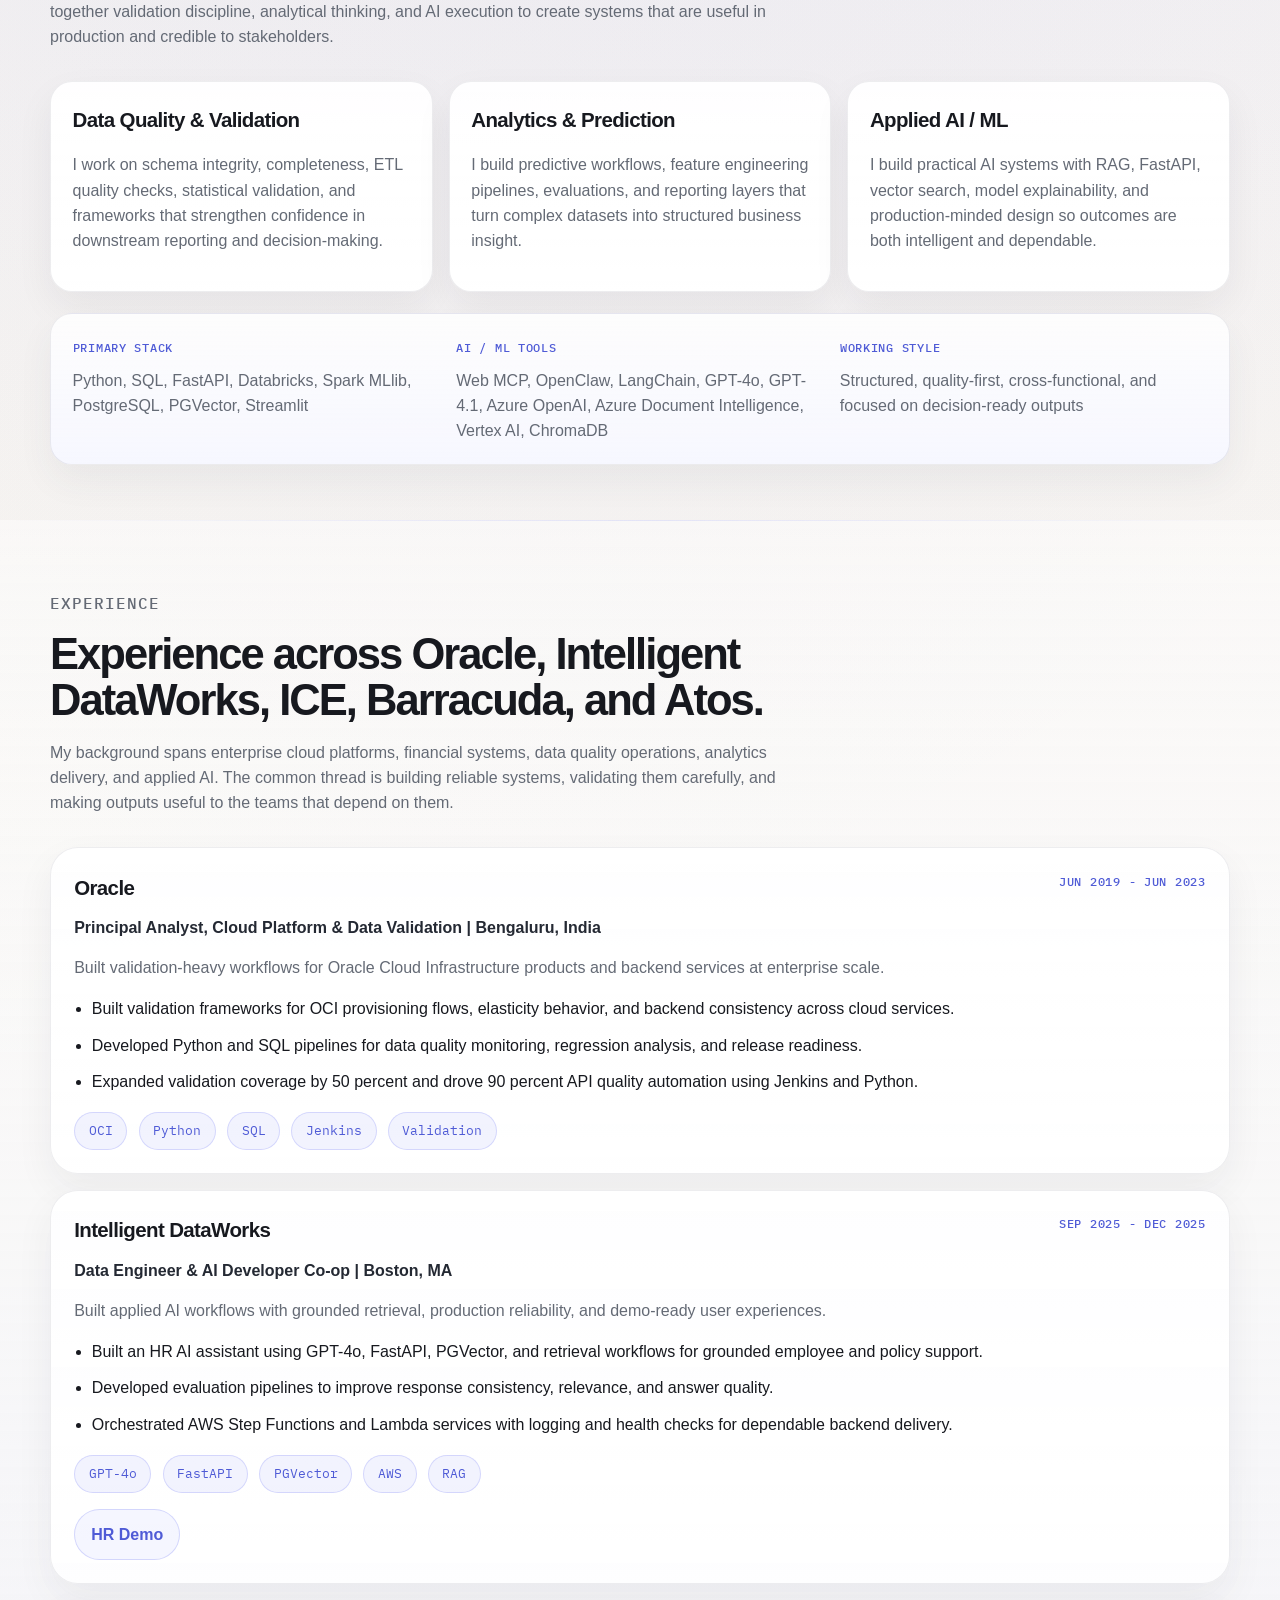
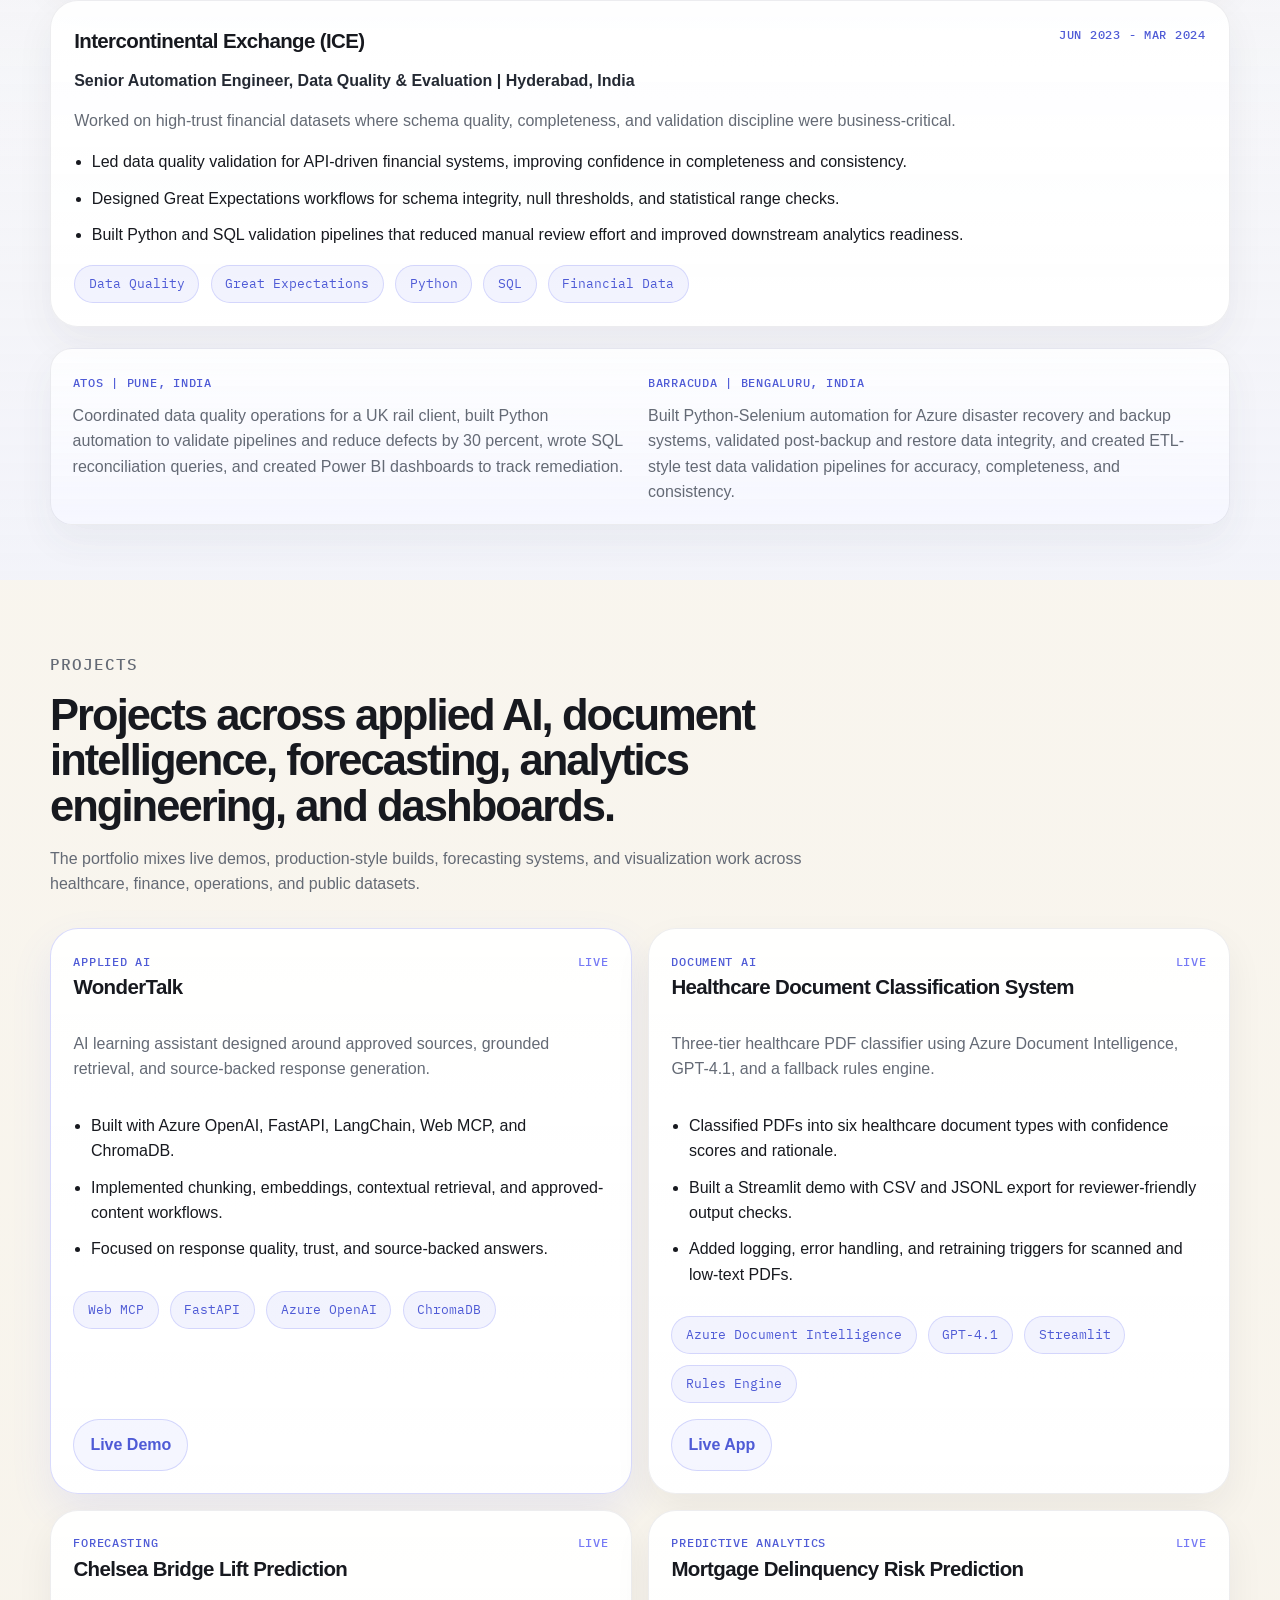
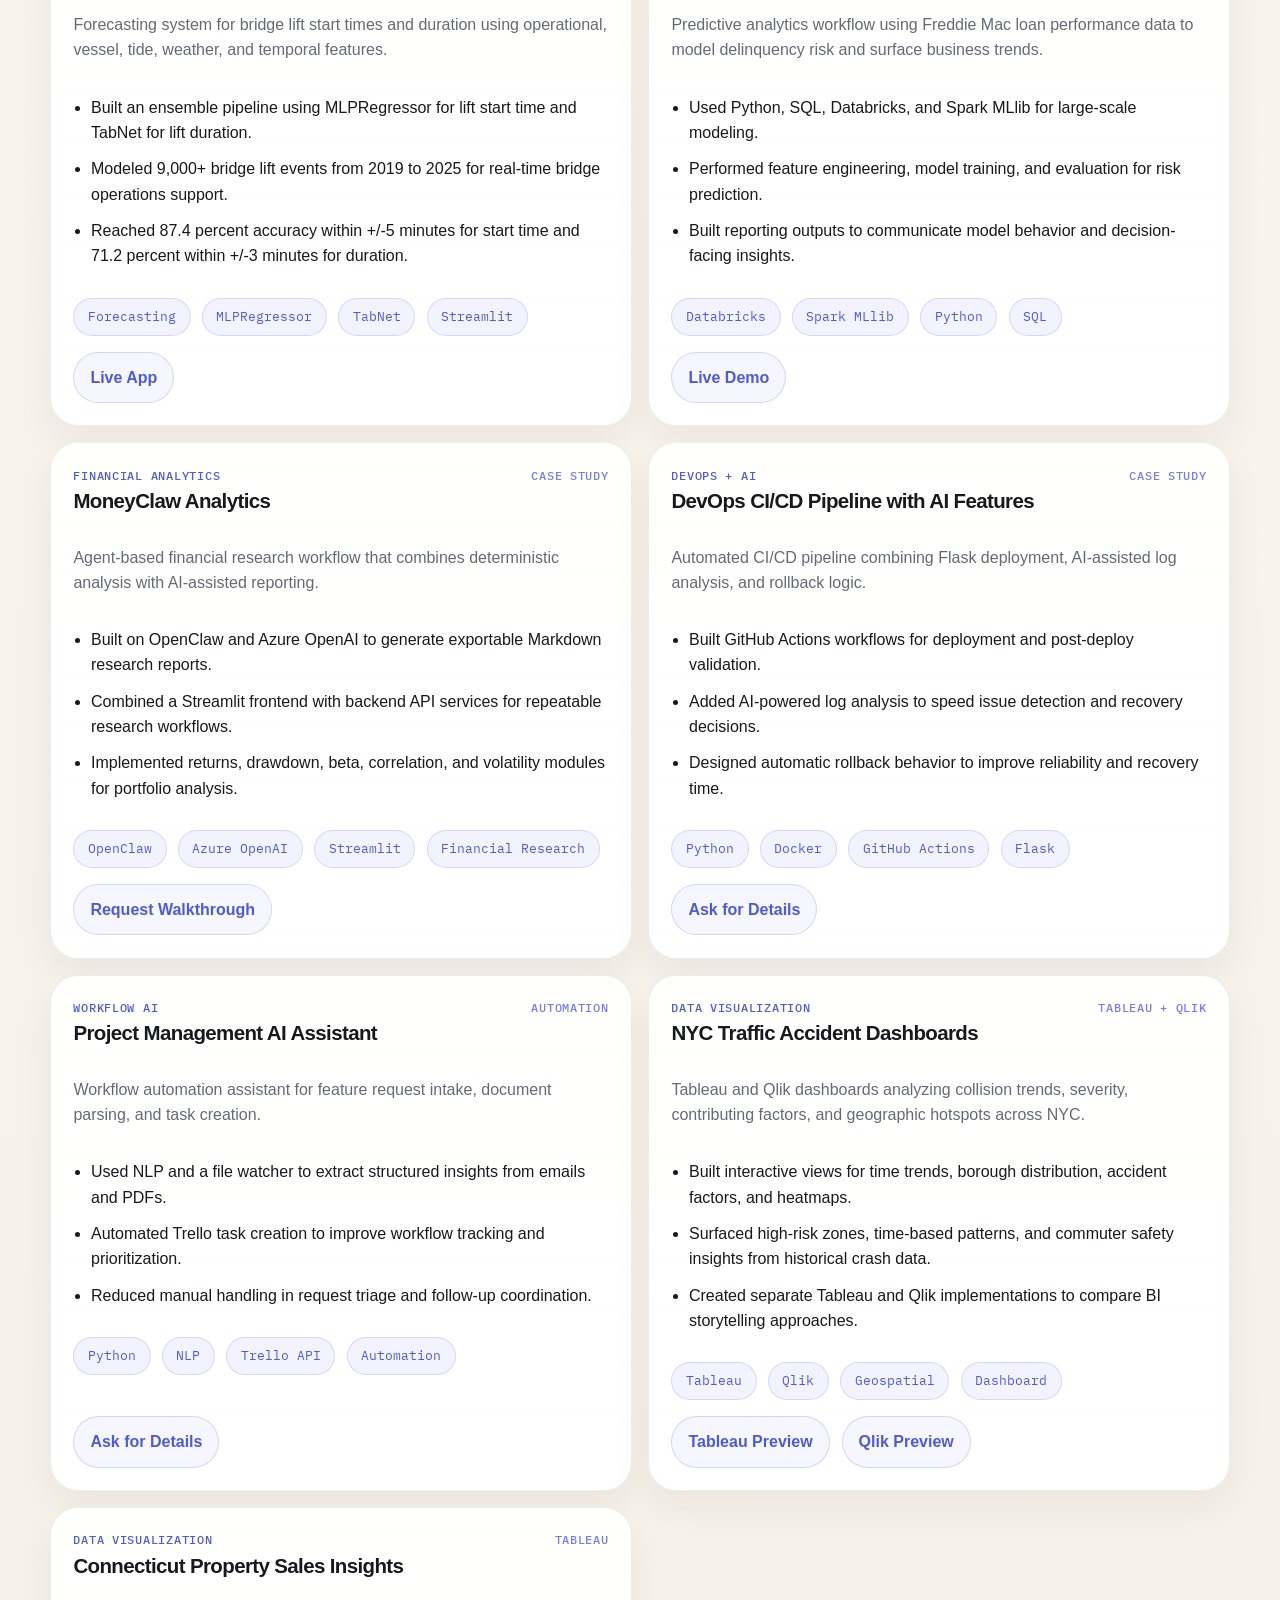
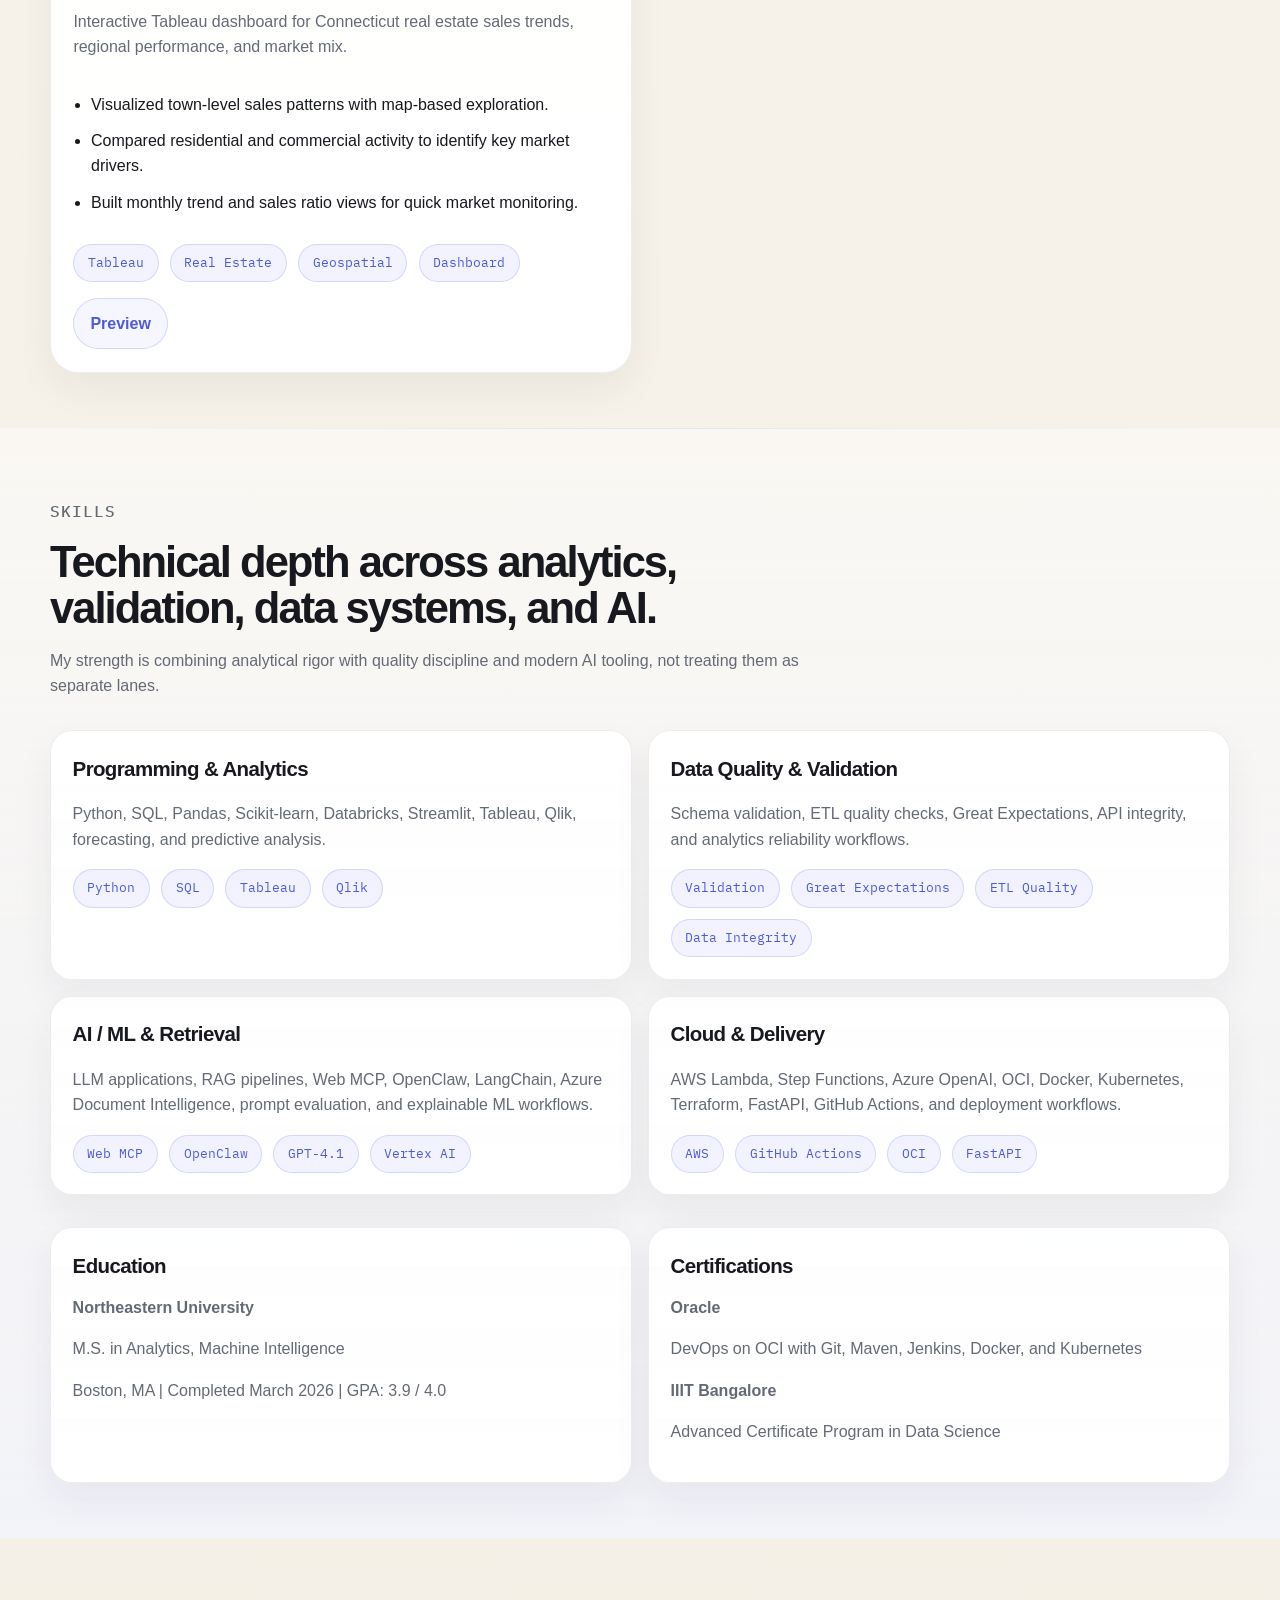
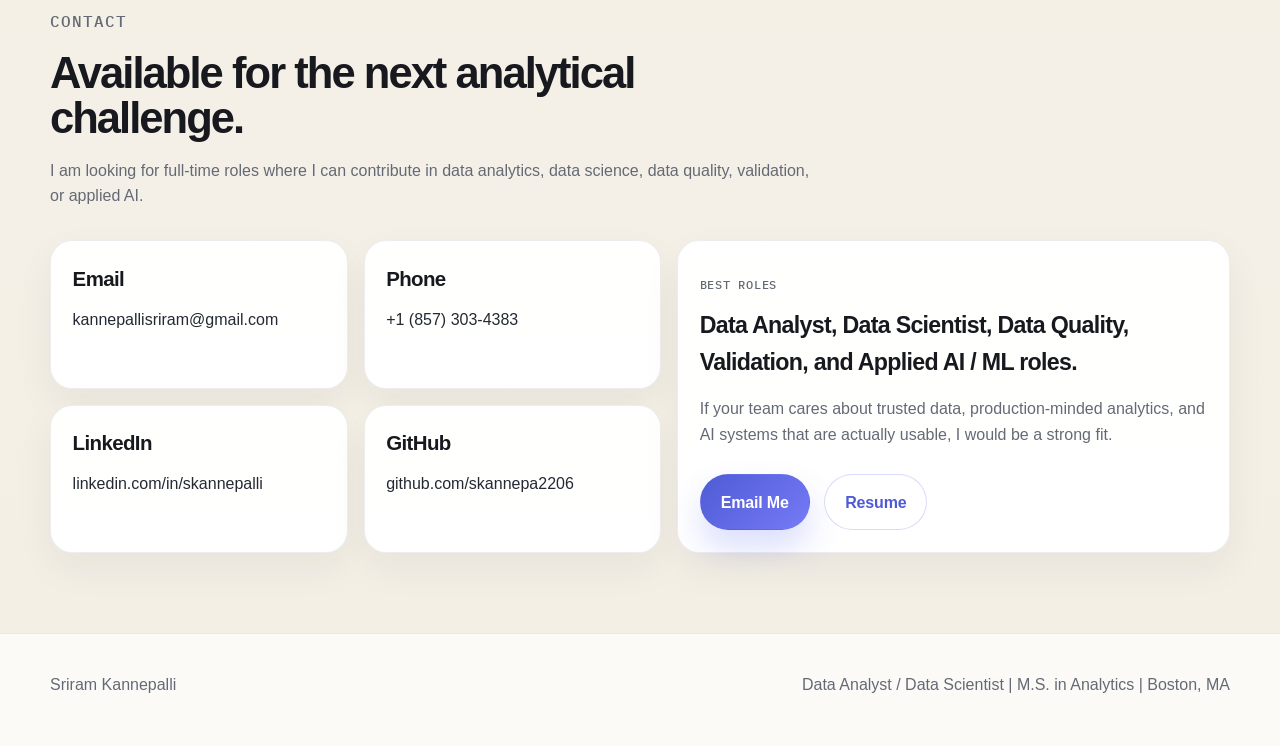
<file: index - Copy (2).html>
<!DOCTYPE html>
<html lang="en">
<head>
  <meta charset="UTF-8">
  <meta name="viewport" content="width=device-width, initial-scale=1.0">
  <title>Sriram Kannepalli | Ex-Oracle Principal Analyst | Data Analytics & AI</title>
  <meta
    name="description"
    content="Ex-Oracle Principal Analyst with 10+ years in IT, a completed M.S. in Analytics with a specialization in AI and machine learning from Northeastern University, GPA 3.9, and a portfolio spanning data quality, analytics, validation, dashboards, and AI."
  >
  <meta name="theme-color" content="#09090b">
  <meta property="og:title" content="Sriram Kannepalli | Ex-Oracle Principal Analyst | Data Analytics & AI">
  <meta
    property="og:description"
    content="10+ years in enterprise IT across Oracle and other global teams, with a quality-first portfolio in analytics, data validation, predictive modeling, and AI."
  >
  <link rel="preconnect" href="https://fonts.googleapis.com">
  <link rel="preconnect" href="https://fonts.gstatic.com" crossorigin>
  <link
    href="https://fonts.googleapis.com/css2?family=IBM+Plex+Mono:wght@500;600&family=Plus+Jakarta+Sans:wght@400;500;600;700;800&display=swap"
    rel="stylesheet"
  >
  <script>document.documentElement.classList.add("js");</script>
  <link rel="icon" type="image/svg+xml" href="assets/favicon.svg">
  <link rel="stylesheet" href="styles.css">
</head>
<body>
  <div class="dots"></div>
  <div class="glow glow-cyan"></div>
  <div class="glow glow-violet"></div>

  <header class="site-header">
    <div class="container nav-shell">
      <a class="brand" href="#home" aria-label="Go to home section">
        <span class="brand-mark">SK</span>
        <span class="brand-text">Sriram Kannepalli</span>
      </a>

      <button class="nav-toggle" type="button" aria-expanded="false" aria-controls="site-nav">
        <span></span>
        <span></span>
      </button>

      <nav id="site-nav" class="site-nav" aria-label="Primary navigation">
        <a href="#home">Home</a>
        <a href="#about">About</a>
        <a href="#experience">Experience</a>
        <a href="#projects">Projects</a>
        <a href="#skills">Skills</a>
        <a href="#contact">Contact</a>
      </nav>
    </div>
  </header>

  <main>
    <section id="home" class="hero">
      <div class="container hero-grid">
        <div class="hero-copy" data-reveal>
          <p class="eyebrow">Ex-Oracle Principal Analyst | 10+ Years in Enterprise IT | M.S. in Analytics</p>
          <p class="hero-name">Sriram Kannepalli</p>
          <h1>Enterprise analytics, data quality, and AI for high-trust environments.</h1>
          <p class="hero-subtitle">
            I design and validate enterprise systems across cloud platforms, analytics, and applied AI with a focus on
            precision, quality, and dependable delivery. I completed an M.S. in Analytics with a specialization in AI and machine learning at
            Northeastern University, GPA 3.9.
          </p>

          <div class="hero-chips">
            <span>10+ years in IT</span>
            <span>Boston, MA</span>
            <span>AI and machine learning specialization</span>
            <span>GPA 3.9</span>
          </div>

          <div class="status-pill">
            <span class="status-dot"></span>
            Open to full-time roles in data analytics, data science, data quality, validation, and AI
          </div>

          <div class="hero-actions">
            <a class="button button-primary" href="#projects">View Projects</a>
            <a class="button button-secondary" href="assets/Sriram_Kannepalli_Resume.docx" download>Download Resume</a>
          </div>
        </div>

        <aside class="hero-side" data-reveal>
          <div class="portrait-card">
            <img src="assets/Sriram.jpeg" alt="Portrait of Sriram Kannepalli">
            <div class="portrait-copy-block">
              <p class="portrait-title">Cloud platforms, data quality, analytics, and AI delivery.</p>
              <p class="portrait-copy">
                Experience across Oracle, ICE, and other enterprise teams with emphasis on execution,
                mentorship, and continuous learning.
              </p>
              <div class="snapshot-metrics portrait-metrics">
                <article>
                  <strong>10+</strong>
                  <span>Years</span>
                </article>
                <article>
                  <strong>3.9</strong>
                  <span>GPA</span>
                </article>
                <article>
                  <strong>Master's</strong>
                  <span>Completed</span>
                </article>
              </div>
            </div>
          </div>
        </aside>

        <div class="hero-proof" data-reveal>
          <article>
            <span class="signal-label">Enterprise scope</span>
            <p>Cloud platforms, validation frameworks, data quality, and predictive analytics built for high-trust environments.</p>
          </article>
          <article>
            <span class="signal-label">Working style</span>
            <p>Detail-oriented execution, structured problem solving, and mentoring support for teams and stakeholders.</p>
          </article>
          <article>
            <span class="signal-label">Current direction</span>
            <p>Applied AI, ML, and analytics work shaped by graduate study, research, and production-minded projects.</p>
          </article>
        </div>

        <div class="hero-links" data-reveal>
          <a href="mailto:kannepallisriram@gmail.com">kannepallisriram@gmail.com</a>
          <a href="https://www.linkedin.com/in/skannepalli/" target="_blank" rel="noreferrer">LinkedIn</a>
          <a href="https://github.com/skannepa2206/" target="_blank" rel="noreferrer">GitHub</a>
        </div>
      </div>
    </section>

    <section id="about" class="section">
      <div class="container">
        <div class="section-heading" data-reveal>
          <p class="eyebrow">About</p>
          <h2>Data quality is the thread that connects my analytics and AI work.</h2>
          <p>
            My portfolio is built around a simple narrative: trustworthy analytics start with trustworthy data.
            I bring together validation discipline, analytical thinking, and AI execution to create systems that are
            useful in production and credible to stakeholders.
          </p>
        </div>

        <div class="about-grid">
          <article class="info-card" data-reveal>
            <h3>Data Quality & Validation</h3>
            <p>
              I work on schema integrity, completeness, ETL quality checks, statistical validation,
              and frameworks that strengthen confidence in downstream reporting and decision-making.
            </p>
          </article>

          <article class="info-card" data-reveal>
            <h3>Analytics & Prediction</h3>
            <p>
              I build predictive workflows, feature engineering pipelines, evaluations, and reporting layers
              that turn complex datasets into structured business insight.
            </p>
          </article>

          <article class="info-card" data-reveal>
            <h3>Applied AI / ML</h3>
            <p>
              I build practical AI systems with RAG, FastAPI, vector search, model explainability,
              and production-minded design so outcomes are both intelligent and dependable.
            </p>
          </article>
        </div>

        <div class="signal-band" data-reveal>
          <div>
            <span class="signal-label">Primary stack</span>
            <p>Python, SQL, FastAPI, Databricks, Spark MLlib, PostgreSQL, PGVector, Streamlit</p>
          </div>
          <div>
            <span class="signal-label">AI / ML tools</span>
            <p>Web MCP, OpenClaw, LangChain, GPT-4o, GPT-4.1, Azure OpenAI, Azure Document Intelligence, Vertex AI, ChromaDB</p>
          </div>
          <div>
            <span class="signal-label">Working style</span>
            <p>Structured, quality-first, cross-functional, and focused on decision-ready outputs</p>
          </div>
        </div>
      </div>
    </section>

    <section id="experience" class="section section-dark">
      <div class="container">
        <div class="section-heading" data-reveal>
          <p class="eyebrow">Experience</p>
          <h2>Experience across Oracle, Intelligent DataWorks, ICE, Barracuda, and Atos.</h2>
          <p>
            My background spans enterprise cloud platforms, financial systems, data quality operations, analytics delivery,
            and applied AI. The common thread is building reliable systems, validating them carefully, and making outputs
            useful to the teams that depend on them.
          </p>
        </div>

        <div class="experience-list">
          <article class="experience-card" data-reveal>
            <div class="experience-head">
              <div>
                <h3>Oracle</h3>
                <p class="experience-role">Principal Analyst, Cloud Platform & Data Validation | Bengaluru, India</p>
              </div>
              <span class="experience-date">Jun 2019 - Jun 2023</span>
            </div>
            <p class="experience-summary">
              Built validation-heavy workflows for Oracle Cloud Infrastructure products and backend services at enterprise scale.
            </p>
            <ul>
              <li>Built validation frameworks for OCI provisioning flows, elasticity behavior, and backend consistency across cloud services.</li>
              <li>Developed Python and SQL pipelines for data quality monitoring, regression analysis, and release readiness.</li>
              <li>Expanded validation coverage by 50 percent and drove 90 percent API quality automation using Jenkins and Python.</li>
            </ul>
            <div class="tag-row">
              <span>OCI</span>
              <span>Python</span>
              <span>SQL</span>
              <span>Jenkins</span>
              <span>Validation</span>
            </div>
          </article>

          <article class="experience-card" data-reveal>
            <div class="experience-head">
              <div>
                <h3>Intelligent DataWorks</h3>
                <p class="experience-role">Data Engineer & AI Developer Co-op | Boston, MA</p>
              </div>
              <span class="experience-date">Sep 2025 - Dec 2025</span>
            </div>
            <p class="experience-summary">
              Built applied AI workflows with grounded retrieval, production reliability, and demo-ready user experiences.
            </p>
            <ul>
              <li>Built an HR AI assistant using GPT-4o, FastAPI, PGVector, and retrieval workflows for grounded employee and policy support.</li>
              <li>Developed evaluation pipelines to improve response consistency, relevance, and answer quality.</li>
              <li>Orchestrated AWS Step Functions and Lambda services with logging and health checks for dependable backend delivery.</li>
            </ul>
            <div class="tag-row">
              <span>GPT-4o</span>
              <span>FastAPI</span>
              <span>PGVector</span>
              <span>AWS</span>
              <span>RAG</span>
            </div>
            <div class="project-actions">
              <a href="https://hrdemo.intelligentdataworks.ai/" target="_blank" rel="noreferrer">HR Demo</a>
            </div>
          </article>

          <article class="experience-card" data-reveal>
            <div class="experience-head">
              <div>
                <h3>Intercontinental Exchange (ICE)</h3>
                <p class="experience-role">Senior Automation Engineer, Data Quality & Evaluation | Hyderabad, India</p>
              </div>
              <span class="experience-date">Jun 2023 - Mar 2024</span>
            </div>
            <p class="experience-summary">
              Worked on high-trust financial datasets where schema quality, completeness, and validation discipline were business-critical.
            </p>
            <ul>
              <li>Led data quality validation for API-driven financial systems, improving confidence in completeness and consistency.</li>
              <li>Designed Great Expectations workflows for schema integrity, null thresholds, and statistical range checks.</li>
              <li>Built Python and SQL validation pipelines that reduced manual review effort and improved downstream analytics readiness.</li>
            </ul>
            <div class="tag-row">
              <span>Data Quality</span>
              <span>Great Expectations</span>
              <span>Python</span>
              <span>SQL</span>
              <span>Financial Data</span>
            </div>
          </article>
        </div>

        <div class="experience-band" data-reveal>
          <div>
            <span class="signal-label">Atos | Pune, India</span>
            <p>Coordinated data quality operations for a UK rail client, built Python automation to validate pipelines and reduce defects by 30 percent, wrote SQL reconciliation queries, and created Power BI dashboards to track remediation.</p>
          </div>
          <div>
            <span class="signal-label">Barracuda | Bengaluru, India</span>
            <p>Built Python-Selenium automation for Azure disaster recovery and backup systems, validated post-backup and restore data integrity, and created ETL-style test data validation pipelines for accuracy, completeness, and consistency.</p>
          </div>
        </div>
      </div>
    </section>

    <section id="projects" class="section">
      <div class="container">
        <div class="section-heading" data-reveal>
          <p class="eyebrow">Projects</p>
          <h2>Projects across applied AI, document intelligence, forecasting, analytics engineering, and dashboards.</h2>
          <p>
            The portfolio mixes live demos, production-style builds, forecasting systems, and visualization work across
            healthcare, finance, operations, and public datasets.
          </p>
        </div>

        <div class="project-grid">
          <article class="project-card featured" data-reveal>
            <div class="project-header">
              <span class="project-kicker">Applied AI</span>
              <span class="project-state">Live</span>
            </div>
            <h3>WonderTalk</h3>
            <p>
              AI learning assistant designed around approved sources, grounded retrieval, and source-backed response generation.
            </p>
            <ul class="project-points">
              <li>Built with Azure OpenAI, FastAPI, LangChain, Web MCP, and ChromaDB.</li>
              <li>Implemented chunking, embeddings, contextual retrieval, and approved-content workflows.</li>
              <li>Focused on response quality, trust, and source-backed answers.</li>
            </ul>
            <div class="tag-row">
              <span>Web MCP</span>
              <span>FastAPI</span>
              <span>Azure OpenAI</span>
              <span>ChromaDB</span>
            </div>
            <div class="project-actions">
              <a href="https://wondertalk.streamlit.app/" target="_blank" rel="noreferrer">Live Demo</a>
            </div>
          </article>

          <article class="project-card" data-reveal>
            <div class="project-header">
              <span class="project-kicker">Document AI</span>
              <span class="project-state">Live</span>
            </div>
            <h3>Healthcare Document Classification System</h3>
            <p>
              Three-tier healthcare PDF classifier using Azure Document Intelligence, GPT-4.1, and a fallback rules engine.
            </p>
            <ul class="project-points">
              <li>Classified PDFs into six healthcare document types with confidence scores and rationale.</li>
              <li>Built a Streamlit demo with CSV and JSONL export for reviewer-friendly output checks.</li>
              <li>Added logging, error handling, and retraining triggers for scanned and low-text PDFs.</li>
            </ul>
            <div class="tag-row">
              <span>Azure Document Intelligence</span>
              <span>GPT-4.1</span>
              <span>Streamlit</span>
              <span>Rules Engine</span>
            </div>
            <div class="project-actions">
              <a href="https://ai-doc-classifier-dea373e9hjqviadbxvvlvk.streamlit.app/" target="_blank" rel="noreferrer">Live App</a>
            </div>
          </article>

          <article class="project-card" data-reveal>
            <div class="project-header">
              <span class="project-kicker">Forecasting</span>
              <span class="project-state">Live</span>
            </div>
            <h3>Chelsea Bridge Lift Prediction</h3>
            <p>
              Forecasting system for bridge lift start times and duration using operational, vessel, tide, weather, and temporal features.
            </p>
            <ul class="project-points">
              <li>Built an ensemble pipeline using MLPRegressor for lift start time and TabNet for lift duration.</li>
              <li>Modeled 9,000+ bridge lift events from 2019 to 2025 for real-time bridge operations support.</li>
              <li>Reached 87.4 percent accuracy within +/-5 minutes for start time and 71.2 percent within +/-3 minutes for duration.</li>
            </ul>
            <div class="tag-row">
              <span>Forecasting</span>
              <span>MLPRegressor</span>
              <span>TabNet</span>
              <span>Streamlit</span>
            </div>
            <div class="project-actions">
              <a href="https://massdot-chelsea-bridge-app-dashboard.streamlit.app/" target="_blank" rel="noreferrer">Live App</a>
            </div>
          </article>

          <article class="project-card" data-reveal>
            <div class="project-header">
              <span class="project-kicker">Predictive Analytics</span>
              <span class="project-state">Live</span>
            </div>
            <h3>Mortgage Delinquency Risk Prediction</h3>
            <p>
              Predictive analytics workflow using Freddie Mac loan performance data to model delinquency risk and surface business trends.
            </p>
            <ul class="project-points">
              <li>Used Python, SQL, Databricks, and Spark MLlib for large-scale modeling.</li>
              <li>Performed feature engineering, model training, and evaluation for risk prediction.</li>
              <li>Built reporting outputs to communicate model behavior and decision-facing insights.</li>
            </ul>
            <div class="tag-row">
              <span>Databricks</span>
              <span>Spark MLlib</span>
              <span>Python</span>
              <span>SQL</span>
            </div>
            <div class="project-actions">
              <a href="https://freddiemac-credit-risk-performance.streamlit.app/" target="_blank" rel="noreferrer">Live Demo</a>
            </div>
          </article>

          <article class="project-card" data-reveal>
            <div class="project-header">
              <span class="project-kicker">Financial Analytics</span>
              <span class="project-state">Case Study</span>
            </div>
            <h3>MoneyClaw Analytics</h3>
            <p>
              Agent-based financial research workflow that combines deterministic analysis with AI-assisted reporting.
            </p>
            <ul class="project-points">
              <li>Built on OpenClaw and Azure OpenAI to generate exportable Markdown research reports.</li>
              <li>Combined a Streamlit frontend with backend API services for repeatable research workflows.</li>
              <li>Implemented returns, drawdown, beta, correlation, and volatility modules for portfolio analysis.</li>
            </ul>
            <div class="tag-row">
              <span>OpenClaw</span>
              <span>Azure OpenAI</span>
              <span>Streamlit</span>
              <span>Financial Research</span>
            </div>
            <div class="project-actions">
              <a href="#contact">Request Walkthrough</a>
            </div>
          </article>

          <article class="project-card" data-reveal>
            <div class="project-header">
              <span class="project-kicker">DevOps + AI</span>
              <span class="project-state">Case Study</span>
            </div>
            <h3>DevOps CI/CD Pipeline with AI Features</h3>
            <p>
              Automated CI/CD pipeline combining Flask deployment, AI-assisted log analysis, and rollback logic.
            </p>
            <ul class="project-points">
              <li>Built GitHub Actions workflows for deployment and post-deploy validation.</li>
              <li>Added AI-powered log analysis to speed issue detection and recovery decisions.</li>
              <li>Designed automatic rollback behavior to improve reliability and recovery time.</li>
            </ul>
            <div class="tag-row">
              <span>Python</span>
              <span>Docker</span>
              <span>GitHub Actions</span>
              <span>Flask</span>
            </div>
            <div class="project-actions">
              <a href="#contact">Ask for Details</a>
            </div>
          </article>

          <article class="project-card" data-reveal>
            <div class="project-header">
              <span class="project-kicker">Workflow AI</span>
              <span class="project-state">Automation</span>
            </div>
            <h3>Project Management AI Assistant</h3>
            <p>
              Workflow automation assistant for feature request intake, document parsing, and task creation.
            </p>
            <ul class="project-points">
              <li>Used NLP and a file watcher to extract structured insights from emails and PDFs.</li>
              <li>Automated Trello task creation to improve workflow tracking and prioritization.</li>
              <li>Reduced manual handling in request triage and follow-up coordination.</li>
            </ul>
            <div class="tag-row">
              <span>Python</span>
              <span>NLP</span>
              <span>Trello API</span>
              <span>Automation</span>
            </div>
            <div class="project-actions">
              <a href="#contact">Ask for Details</a>
            </div>
          </article>

          <article class="project-card" data-reveal>
            <div class="project-header">
              <span class="project-kicker">Data Visualization</span>
              <span class="project-state">Tableau + Qlik</span>
            </div>
            <h3>NYC Traffic Accident Dashboards</h3>
            <p>
              Tableau and Qlik dashboards analyzing collision trends, severity, contributing factors, and geographic hotspots across NYC.
            </p>
            <ul class="project-points">
              <li>Built interactive views for time trends, borough distribution, accident factors, and heatmaps.</li>
              <li>Surfaced high-risk zones, time-based patterns, and commuter safety insights from historical crash data.</li>
              <li>Created separate Tableau and Qlik implementations to compare BI storytelling approaches.</li>
            </ul>
            <div class="tag-row">
              <span>Tableau</span>
              <span>Qlik</span>
              <span>Geospatial</span>
              <span>Dashboard</span>
            </div>
            <div class="project-actions">
              <a href="Motor Vehicle Collision Dashboard-NYC.JPG" target="_blank" rel="noreferrer">Tableau Preview</a>
              <a href="NYC_Collision_Dashboard_QLIK.JPG" target="_blank" rel="noreferrer">Qlik Preview</a>
            </div>
          </article>

          <article class="project-card" data-reveal>
            <div class="project-header">
              <span class="project-kicker">Data Visualization</span>
              <span class="project-state">Tableau</span>
            </div>
            <h3>Connecticut Property Sales Insights</h3>
            <p>
              Interactive Tableau dashboard for Connecticut real estate sales trends, regional performance, and market mix.
            </p>
            <ul class="project-points">
              <li>Visualized town-level sales patterns with map-based exploration.</li>
              <li>Compared residential and commercial activity to identify key market drivers.</li>
              <li>Built monthly trend and sales ratio views for quick market monitoring.</li>
            </ul>
            <div class="tag-row">
              <span>Tableau</span>
              <span>Real Estate</span>
              <span>Geospatial</span>
              <span>Dashboard</span>
            </div>
            <div class="project-actions">
              <a href="Connecticut Property Sales_Dashboard.JPG" target="_blank" rel="noreferrer">Preview</a>
            </div>
          </article>
        </div>
      </div>
    </section>

    <section id="skills" class="section section-dark">
      <div class="container">
        <div class="section-heading" data-reveal>
          <p class="eyebrow">Skills</p>
          <h2>Technical depth across analytics, validation, data systems, and AI.</h2>
          <p>
            My strength is combining analytical rigor with quality discipline and modern AI tooling,
            not treating them as separate lanes.
          </p>
        </div>

        <div class="skills-grid">
          <article class="skill-card" data-reveal>
            <h3>Programming & Analytics</h3>
            <p>Python, SQL, Pandas, Scikit-learn, Databricks, Streamlit, Tableau, Qlik, forecasting, and predictive analysis.</p>
            <div class="tag-row">
              <span>Python</span>
              <span>SQL</span>
              <span>Tableau</span>
              <span>Qlik</span>
            </div>
          </article>

          <article class="skill-card" data-reveal>
            <h3>Data Quality & Validation</h3>
            <p>Schema validation, ETL quality checks, Great Expectations, API integrity, and analytics reliability workflows.</p>
            <div class="tag-row">
              <span>Validation</span>
              <span>Great Expectations</span>
              <span>ETL Quality</span>
              <span>Data Integrity</span>
            </div>
          </article>

          <article class="skill-card" data-reveal>
            <h3>AI / ML & Retrieval</h3>
            <p>LLM applications, RAG pipelines, Web MCP, OpenClaw, LangChain, Azure Document Intelligence, prompt evaluation, and explainable ML workflows.</p>
            <div class="tag-row">
              <span>Web MCP</span>
              <span>OpenClaw</span>
              <span>GPT-4.1</span>
              <span>Vertex AI</span>
            </div>
          </article>

          <article class="skill-card" data-reveal>
            <h3>Cloud & Delivery</h3>
            <p>AWS Lambda, Step Functions, Azure OpenAI, OCI, Docker, Kubernetes, Terraform, FastAPI, GitHub Actions, and deployment workflows.</p>
            <div class="tag-row">
              <span>AWS</span>
              <span>GitHub Actions</span>
              <span>OCI</span>
              <span>FastAPI</span>
            </div>
          </article>
        </div>

        <div class="credentials-grid" data-reveal>
          <article class="credential-card">
            <h3>Education</h3>
            <p class="credential-title">Northeastern University</p>
            <p>M.S. in Analytics, Machine Intelligence</p>
            <p>Boston, MA | Completed March 2026 | GPA: 3.9 / 4.0</p>
          </article>
          <article class="credential-card">
            <h3>Certifications</h3>
            <p class="credential-title">Oracle</p>
            <p>DevOps on OCI with Git, Maven, Jenkins, Docker, and Kubernetes</p>
            <p class="credential-title">IIIT Bangalore</p>
            <p>Advanced Certificate Program in Data Science</p>
          </article>
        </div>
      </div>
    </section>

    <section id="contact" class="section contact-section">
      <div class="container">
        <div class="section-heading" data-reveal>
          <p class="eyebrow">Contact</p>
          <h2>Available for the next analytical challenge.</h2>
          <p>
            I am looking for full-time roles where I can contribute in data analytics, data science,
            data quality, validation, or applied AI.
          </p>
        </div>

        <div class="contact-shell">
          <div class="contact-grid" data-reveal>
            <article class="contact-card">
              <h3>Email</h3>
              <p><a href="mailto:kannepallisriram@gmail.com">kannepallisriram@gmail.com</a></p>
            </article>
            <article class="contact-card">
              <h3>Phone</h3>
              <p><a href="tel:+18573034383">+1 (857) 303-4383</a></p>
            </article>
            <article class="contact-card">
              <h3>LinkedIn</h3>
              <p><a href="https://www.linkedin.com/in/skannepalli/" target="_blank" rel="noreferrer">linkedin.com/in/skannepalli</a></p>
            </article>
            <article class="contact-card">
              <h3>GitHub</h3>
              <p><a href="https://github.com/skannepa2206/" target="_blank" rel="noreferrer">github.com/skannepa2206</a></p>
            </article>
          </div>

          <div class="contact-panel" data-reveal>
            <p class="card-label">Best Roles</p>
            <h3>Data Analyst, Data Scientist, Data Quality, Validation, and Applied AI / ML roles.</h3>
            <p>
              If your team cares about trusted data, production-minded analytics, and AI systems that are actually usable,
              I would be a strong fit.
            </p>
            <div class="contact-actions">
              <a class="button button-primary" href="mailto:kannepallisriram@gmail.com">Email Me</a>
              <a class="button button-secondary" href="assets/Sriram_Kannepalli_Resume.docx" download>Resume</a>
            </div>
          </div>
        </div>
      </div>
    </section>
  </main>

  <footer class="site-footer">
    <div class="container footer-shell">
      <p>Sriram Kannepalli</p>
      <p>Data Analyst / Data Scientist | M.S. in Analytics | Boston, MA</p>
    </div>
  </footer>

  <script type="application/ld+json">
    {
      "@context": "https://schema.org",
      "@type": "Person",
      "name": "Sriram Kannepalli",
      "jobTitle": "Data Analyst and Data Scientist",
      "email": "mailto:kannepallisriram@gmail.com",
      "telephone": "+1-857-303-4383",
      "address": {
        "@type": "PostalAddress",
        "addressLocality": "Boston",
        "addressRegion": "MA",
        "addressCountry": "US"
      },
      "sameAs": [
        "https://www.linkedin.com/in/skannepalli/",
        "https://github.com/skannepa2206/"
      ]
    }
  </script>
  <script src="script.js"></script>
</body>
</html>
</file>
<file: styles.css>
:root {
  --bg: #faf7f1;
  --bg-soft: #f3eee4;
  --panel: rgba(255, 255, 255, 0.94);
  --panel-alt: rgba(255, 255, 255, 0.98);
  --panel-soft: rgba(255, 255, 255, 0.86);
  --border: rgba(25, 33, 52, 0.08);
  --border-strong: rgba(79, 91, 214, 0.18);
  --text: #17191f;
  --muted: #646a75;
  --muted-strong: #242933;
  --cyan: #4f5bd6;
  --violet: #767af5;
  --gold: #4f5bd6;
  --shadow: 0 16px 38px rgba(36, 41, 51, 0.06);
  --radius-xl: 28px;
  --radius-lg: 22px;
  --radius-md: 16px;
  --container: 1180px;
}

*,
*::before,
*::after {
  box-sizing: border-box;
}

html {
  scroll-behavior: smooth;
  text-rendering: optimizeLegibility;
  -webkit-font-smoothing: antialiased;
  -moz-osx-font-smoothing: grayscale;
}

body {
  margin: 0;
  min-width: 320px;
  font-family: "Manrope", "Segoe UI", sans-serif;
  color: var(--text);
  background:
    radial-gradient(circle at 12% 10%, rgba(79, 91, 214, 0.08), transparent 22%),
    radial-gradient(circle at 88% 10%, rgba(118, 122, 245, 0.08), transparent 24%),
    linear-gradient(180deg, #fcfaf5 0%, #f4efe5 100%);
  line-height: 1.58;
  overflow-x: hidden;
}

a {
  color: inherit;
  text-decoration: none;
}

img {
  display: block;
  max-width: 100%;
}

button,
a,
input,
textarea {
  font: inherit;
}

.dots,
.glow {
  position: fixed;
  inset: 0;
  pointer-events: none;
}

.dots {
  z-index: -2;
  background-image: radial-gradient(rgba(23, 25, 31, 0.09) 0.65px, transparent 0.65px);
  background-size: 22px 22px;
  opacity: 0.32;
}

.glow {
  z-index: -1;
  filter: blur(120px);
  opacity: 0.18;
}

.glow-cyan {
  background: radial-gradient(circle, rgba(92, 103, 242, 0.16) 0%, transparent 60%);
  transform: translate(-18%, -2%);
}

.glow-violet {
  background: radial-gradient(circle, rgba(141, 132, 255, 0.15) 0%, transparent 60%);
  transform: translate(40%, 8%);
}

.container {
  width: min(calc(100% - 2rem), var(--container));
  margin: 0 auto;
}

.site-header {
  position: sticky;
  top: 0;
  z-index: 30;
  backdrop-filter: blur(18px);
  background: rgba(255, 255, 255, 0.78);
  border-bottom: 1px solid var(--border);
  box-shadow: 0 10px 28px rgba(37, 45, 72, 0.06);
}

.nav-shell {
  display: flex;
  align-items: center;
  justify-content: space-between;
  gap: 1rem;
  min-height: 82px;
}

.brand {
  display: inline-flex;
  align-items: center;
  gap: 0.9rem;
  font-weight: 700;
}

.brand-mark {
  position: relative;
  display: grid;
  place-items: center;
  width: 44px;
  height: 44px;
  border-radius: 14px;
  background: rgba(255, 255, 255, 0.94);
  color: var(--text);
  border: 1px solid rgba(23, 25, 31, 0.08);
  box-shadow: 0 10px 24px rgba(23, 25, 31, 0.06);
  letter-spacing: -0.05em;
}

.brand-mark::after {
  content: "";
  position: absolute;
  top: 8px;
  right: 8px;
  width: 8px;
  height: 8px;
  border-radius: 999px;
  background: var(--cyan);
  box-shadow: 0 0 0 4px rgba(79, 91, 214, 0.12);
}

.brand-text {
  font-size: 1.06rem;
}

.site-nav {
  display: flex;
  align-items: center;
  gap: 1.5rem;
}

.site-nav a {
  color: var(--muted);
  font-weight: 600;
  font-size: 0.97rem;
  transition: color 0.2s ease;
}

.site-nav a:hover,
.site-nav a.active {
  color: var(--cyan);
}

.nav-toggle {
  display: none;
  width: 50px;
  height: 50px;
  border: 1px solid var(--border);
  border-radius: 14px;
  background: rgba(255, 255, 255, 0.94);
  box-shadow: 0 8px 20px rgba(37, 45, 72, 0.08);
  cursor: pointer;
}

.nav-toggle span {
  display: block;
  width: 22px;
  height: 2px;
  margin: 0 auto;
  background: var(--text);
}

.nav-toggle span + span {
  margin-top: 7px;
}

.js [data-reveal] {
  opacity: 0;
  transform: translateY(24px);
  transition: opacity 0.65s ease, transform 0.65s ease;
}

.js [data-reveal].revealed {
  opacity: 1;
  transform: translateY(0);
}

.hero {
  padding: 3.15rem 0 2.8rem;
}

.hero-grid {
  display: grid;
  grid-template-columns: minmax(0, 1.05fr) minmax(320px, 0.95fr);
  gap: 1.2rem;
  align-items: start;
}

.hero-copy {
  align-self: start;
  padding-top: 0.3rem;
}

.eyebrow,
.signal-label,
.experience-date,
.project-kicker,
.project-state,
.card-label {
  font-family: "IBM Plex Mono", monospace;
  font-size: 0.76rem;
  font-weight: 500;
  letter-spacing: 0.06em;
  text-transform: uppercase;
}

.eyebrow {
  margin: 0 0 1rem;
  color: var(--cyan);
}

.hero .eyebrow {
  font-size: 0.74rem;
  letter-spacing: 0.05em;
  color: var(--muted);
}

.hero-name {
  margin: 0 0 0.85rem;
  font-size: 1.12rem;
  font-weight: 700;
  color: var(--muted-strong);
}

.hero h1,
.section-heading h2,
.snapshot-card h2 {
  margin: 0;
  line-height: 1.05;
  letter-spacing: -0.045em;
}

.hero h1 {
  max-width: 13ch;
  font-size: clamp(2.1rem, 3.15vw, 2.92rem);
  line-height: 1.1;
  letter-spacing: -0.04em;
}

.hero-subtitle,
.section-heading p,
.snapshot-list li,
.experience-role,
.experience-summary,
.project-card p,
.skill-card p,
.credential-card p,
.contact-card p,
.contact-panel p,
.info-card p {
  color: var(--muted);
}

.hero-subtitle {
  max-width: 62ch;
  margin: 0.95rem 0 0;
  font-size: 0.98rem;
  line-height: 1.72;
}

.hero-chips {
  display: flex;
  flex-wrap: wrap;
  gap: 0.8rem;
  margin-top: 1.4rem;
}

.hero-chips span,
.tag-row span {
  display: inline-flex;
  align-items: center;
  min-height: 38px;
  padding: 0.5rem 0.85rem;
  border-radius: 999px;
}

.hero-chips span {
  border: 1px solid rgba(92, 103, 242, 0.16);
  background: rgba(92, 103, 242, 0.07);
  color: var(--muted-strong);
  font-size: 0.86rem;
  font-weight: 500;
}

.status-pill {
  display: inline-flex;
  align-items: center;
  gap: 0.8rem;
  margin-top: 1.35rem;
  padding: 0.85rem 1.1rem;
  border: 1px solid rgba(92, 103, 242, 0.18);
  border-radius: 16px;
  background: linear-gradient(180deg, rgba(255, 255, 255, 0.96), rgba(241, 243, 252, 0.92));
  color: var(--muted-strong);
  font-weight: 600;
  box-shadow: 0 14px 28px rgba(53, 62, 92, 0.06);
}

.status-dot {
  width: 10px;
  height: 10px;
  border-radius: 999px;
  background: var(--cyan);
  box-shadow: 0 0 0 7px rgba(92, 103, 242, 0.12);
}

.hero-actions,
.contact-actions {
  display: flex;
  flex-wrap: wrap;
  gap: 0.9rem;
  margin-top: 1.7rem;
}

.hero-proof {
  display: grid;
  grid-template-columns: repeat(3, minmax(0, 1fr));
  gap: 0.85rem;
  grid-column: 1 / -1;
  margin-top: 0.15rem;
}

.hero-proof article {
  padding: 1rem 1.05rem;
  border: 1px solid var(--border);
  border-radius: var(--radius-md);
  background: linear-gradient(180deg, rgba(255, 255, 255, 0.92), rgba(247, 248, 255, 0.98));
  box-shadow: 0 14px 28px rgba(53, 62, 92, 0.06);
}

.hero-proof p {
  margin: 0.55rem 0 0;
  color: var(--muted);
}

.button {
  display: inline-flex;
  align-items: center;
  justify-content: center;
  min-height: 52px;
  padding: 0.9rem 1.25rem;
  border-radius: 999px;
  border: 1px solid transparent;
  font-weight: 700;
  letter-spacing: -0.01em;
  transition: transform 0.2s ease, border-color 0.2s ease, box-shadow 0.2s ease;
}

.button:hover {
  transform: translateY(-1px);
}

.button-primary {
  background: linear-gradient(135deg, var(--cyan), var(--violet));
  color: white;
  box-shadow: 0 18px 32px rgba(92, 103, 242, 0.22);
}

.button-secondary {
  border-color: rgba(92, 103, 242, 0.24);
  background: rgba(255, 255, 255, 0.96);
  color: var(--cyan);
}

.hero-links {
  display: flex;
  flex-wrap: wrap;
  gap: 0.9rem 1.2rem;
  grid-column: 1 / -1;
  margin-top: 0.2rem;
}

.hero-links a {
  color: var(--muted-strong);
  font-weight: 500;
}

.hero-links a:hover {
  color: var(--cyan);
}

.hero-side {
  display: grid;
  gap: 0.9rem;
  align-self: start;
}

.portrait-card,
.snapshot-card,
.education-main,
.coursework-card,
.info-card,
.experience-card,
.project-card,
.skill-card,
.credential-card,
.contact-card,
.contact-panel {
  border: 1px solid var(--border);
  background: linear-gradient(180deg, var(--panel), var(--panel-alt));
  box-shadow: var(--shadow);
}

.portrait-card {
  padding: 1rem;
  border-radius: var(--radius-xl);
}

.portrait-card img {
  width: 100%;
  aspect-ratio: 4 / 5.45;
  object-fit: cover;
  object-position: center 52%;
  border-radius: 22px;
}

.portrait-copy-block {
  display: grid;
  gap: 0.8rem;
  margin-top: 0.95rem;
}

.portrait-title {
  margin: 0;
  color: var(--muted-strong);
  font-size: 0.98rem;
  font-weight: 700;
  line-height: 1.4;
}

.portrait-copy {
  margin: 0;
  color: var(--muted);
  font-size: 0.95rem;
}

.portrait-metrics {
  margin-top: 0.1rem;
}

.snapshot-card {
  padding: 1.35rem;
  border-radius: var(--radius-xl);
}

.card-label {
  color: var(--gold);
}

.snapshot-card h2 {
  margin-top: 0.8rem;
  font-size: 1.8rem;
}

.snapshot-list {
  margin: 1rem 0 0;
  padding-left: 1.1rem;
}

.snapshot-list li {
  margin-bottom: 0.75rem;
}

.snapshot-metrics {
  display: grid;
  grid-template-columns: repeat(3, minmax(0, 1fr));
  gap: 0.8rem;
  margin-top: 1.1rem;
}

.snapshot-metrics article {
  padding: 0.9rem 0.8rem;
  border-radius: 18px;
  border: 1px solid var(--border);
  background: rgba(92, 103, 242, 0.06);
}

.snapshot-metrics strong {
  display: block;
  font-size: 1.55rem;
  letter-spacing: -0.04em;
}

.snapshot-metrics span {
  color: var(--muted);
}

.section {
  padding: 3.45rem 0;
}

.section-dark {
  position: relative;
  background: linear-gradient(180deg, rgba(255, 255, 255, 0.46), rgba(241, 243, 252, 0.82));
}

.section-dark::before {
  content: "";
  position: absolute;
  inset: 0 0 auto;
  height: 1px;
  background: linear-gradient(90deg, transparent, rgba(92, 103, 242, 0.14), transparent);
}

.section-heading {
  max-width: 760px;
}

.section-heading h2 {
  font-size: clamp(1.9rem, 3.4vw, 2.75rem);
}

.section-heading p {
  margin-top: 1rem;
  font-size: 1rem;
}

.about-grid,
.education-shell,
.project-grid,
.skills-grid,
.credentials-grid {
  display: grid;
  gap: 1rem;
  margin-top: 2rem;
}

.about-grid {
  grid-template-columns: repeat(3, minmax(0, 1fr));
}

.education-shell {
  grid-template-columns: minmax(320px, 0.9fr) minmax(0, 1.1fr);
  align-items: start;
}

.info-card,
.education-main,
.coursework-card,
.skill-card,
.credential-card,
.contact-card,
.contact-panel {
  padding: 1.35rem;
  border-radius: var(--radius-lg);
}

.info-card h3,
.education-main h3,
.coursework-card h3,
.experience-card h3,
.project-card h3,
.skill-card h3,
.credential-card h3,
.contact-card h3,
.contact-panel h3 {
  margin: 0 0 0.7rem;
  font-size: 1.28rem;
  letter-spacing: -0.03em;
}

.signal-band,
.experience-band {
  display: grid;
  grid-template-columns: repeat(3, minmax(0, 1fr));
  gap: 1rem;
  margin-top: 1.3rem;
  padding: 1.25rem 1.35rem;
  border-radius: var(--radius-lg);
  border: 1px solid var(--border);
  background: linear-gradient(180deg, rgba(255, 255, 255, 0.84), rgba(246, 247, 255, 0.96));
  box-shadow: 0 16px 36px rgba(53, 62, 92, 0.06);
}

.experience-band {
  grid-template-columns: repeat(2, minmax(0, 1fr));
}

.signal-label {
  color: var(--cyan);
}

.signal-band p,
.experience-band p {
  margin: 0.55rem 0 0;
  color: var(--muted);
}

.education-brand {
  display: flex;
  align-items: center;
  gap: 1.25rem;
}

.education-brand img {
  width: min(180px, 36%);
  max-height: 72px;
  object-fit: contain;
  padding: 0.55rem 0.75rem;
  border-radius: 18px;
  border: 1px solid var(--border);
  background: rgba(255, 255, 255, 0.92);
}

.education-school {
  margin: 0 0 0.25rem;
  color: var(--muted-strong);
  font-size: 0.95rem;
  font-weight: 700;
}

.education-main h3 {
  margin: 0;
}

.education-meta {
  margin: 0.45rem 0 0;
  color: var(--muted);
}

.education-highlights,
.coursework-grid {
  display: grid;
  gap: 1rem;
  margin-top: 1.4rem;
}

.education-highlights {
  grid-template-columns: repeat(2, minmax(0, 1fr));
}

.education-highlights p {
  margin: 0.45rem 0 0;
  color: var(--muted);
}

.coursework-grid {
  grid-template-columns: repeat(3, minmax(0, 1fr));
}

.coursework-grid ul {
  margin: 0.65rem 0 0;
  padding-left: 1.1rem;
  color: var(--muted);
}

.coursework-grid li {
  margin-bottom: 0.55rem;
}

.experience-list {
  display: grid;
  gap: 1rem;
  margin-top: 2rem;
}

.experience-card {
  padding: 1.45rem;
  border-radius: var(--radius-xl);
}

.experience-head {
  display: flex;
  justify-content: space-between;
  gap: 1rem;
  align-items: flex-start;
}

.experience-role {
  margin: 0;
  color: var(--muted-strong);
  font-weight: 700;
}

.experience-date {
  color: var(--gold);
  white-space: nowrap;
}

.experience-summary {
  margin: 0.9rem 0 0;
}

.experience-card ul,
.project-points {
  margin: 1rem 0 0;
  padding-left: 1.1rem;
}

.experience-card li,
.project-points li {
  margin-bottom: 0.7rem;
}

.project-grid {
  grid-template-columns: repeat(2, minmax(0, 1fr));
}

.project-card {
  display: flex;
  flex-direction: column;
  padding: 1.4rem;
  border-radius: var(--radius-xl);
}

.project-card.featured {
  border-color: rgba(92, 103, 242, 0.24);
  box-shadow: 0 18px 42px rgba(92, 103, 242, 0.1);
}

.project-header {
  display: flex;
  justify-content: space-between;
  gap: 1rem;
  align-items: center;
}

.project-kicker {
  color: var(--cyan);
}

.project-state {
  color: var(--violet);
}

.tag-row {
  display: flex;
  flex-wrap: wrap;
  gap: 0.7rem;
  margin-top: 1.1rem;
}

.tag-row span {
  border: 1px solid rgba(92, 103, 242, 0.2);
  background: rgba(92, 103, 242, 0.08);
  color: var(--cyan);
  font-family: "IBM Plex Mono", monospace;
  font-size: 0.8rem;
}

.project-actions {
  display: flex;
  flex-wrap: wrap;
  gap: 0.75rem;
  margin-top: auto;
  padding-top: 1rem;
}

.project-actions a {
  display: inline-flex;
  align-items: center;
  min-height: 46px;
  padding: 0.75rem 1rem;
  border-radius: 999px;
  border: 1px solid rgba(92, 103, 242, 0.22);
  background: rgba(92, 103, 242, 0.06);
  color: var(--cyan);
  font-weight: 700;
}

.skills-grid {
  grid-template-columns: repeat(2, minmax(0, 1fr));
}

.credentials-grid {
  grid-template-columns: repeat(2, minmax(0, 1fr));
}

.credential-title {
  margin-top: 0.8rem;
  color: var(--text);
  font-weight: 700;
}

.contact-section {
  padding-bottom: 5rem;
}

.contact-shell {
  display: grid;
  grid-template-columns: minmax(0, 1.05fr) minmax(300px, 0.95fr);
  gap: 1rem;
  margin-top: 2rem;
}

.contact-grid {
  display: grid;
  grid-template-columns: repeat(2, minmax(0, 1fr));
  gap: 1rem;
}

.contact-card p {
  margin: 0;
  color: var(--muted-strong);
}

.contact-panel h3 {
  margin-top: 0.8rem;
  font-size: 1.45rem;
}

.site-footer {
  border-top: 1px solid var(--border);
  padding: 1.4rem 0 2rem;
  background: rgba(255, 255, 255, 0.7);
}

.footer-shell {
  display: flex;
  justify-content: space-between;
  gap: 1rem;
  color: var(--muted);
}

@media (max-width: 980px) {
  .hero-grid,
  .hero-proof,
  .about-grid,
  .education-shell,
  .education-highlights,
  .coursework-grid,
  .signal-band,
  .project-grid,
  .skills-grid,
  .credentials-grid,
  .contact-shell,
  .contact-grid,
  .experience-band {
    grid-template-columns: 1fr;
  }

  .experience-head {
    flex-direction: column;
  }

  .experience-date {
    white-space: normal;
  }

  .education-brand {
    align-items: flex-start;
    flex-direction: column;
  }

  .education-brand img {
    width: min(220px, 100%);
  }
}

@media (max-width: 820px) {
  .nav-toggle {
    display: inline-flex;
    flex-direction: column;
    align-items: center;
    justify-content: center;
  }

  .site-nav {
    position: absolute;
    top: calc(100% + 0.75rem);
    left: 1rem;
    right: 1rem;
    display: none;
    flex-direction: column;
    align-items: flex-start;
    padding: 1rem;
    border: 1px solid var(--border);
    border-radius: 18px;
    background: rgba(255, 255, 255, 0.98);
    box-shadow: var(--shadow);
  }

  .site-nav.open {
    display: flex;
  }

  .brand-text {
    display: none;
  }

  .snapshot-metrics {
    grid-template-columns: 1fr 1fr 1fr;
  }
}

@media (max-width: 640px) {
  .hero {
    padding-top: 3.4rem;
  }

  .hero h1 {
    max-width: 100%;
    font-size: clamp(2.1rem, 8.6vw, 2.95rem);
  }

  .status-pill {
    border-radius: 20px;
    align-items: flex-start;
  }

  .button {
    width: 100%;
  }

  .hero-actions,
  .contact-actions {
    flex-direction: column;
  }

  .footer-shell {
    flex-direction: column;
  }
}

@media (prefers-reduced-motion: reduce) {
  html {
    scroll-behavior: auto;
  }

  *,
  *::before,
  *::after {
    animation: none !important;
    transition: none !important;
  }
}
</file>
